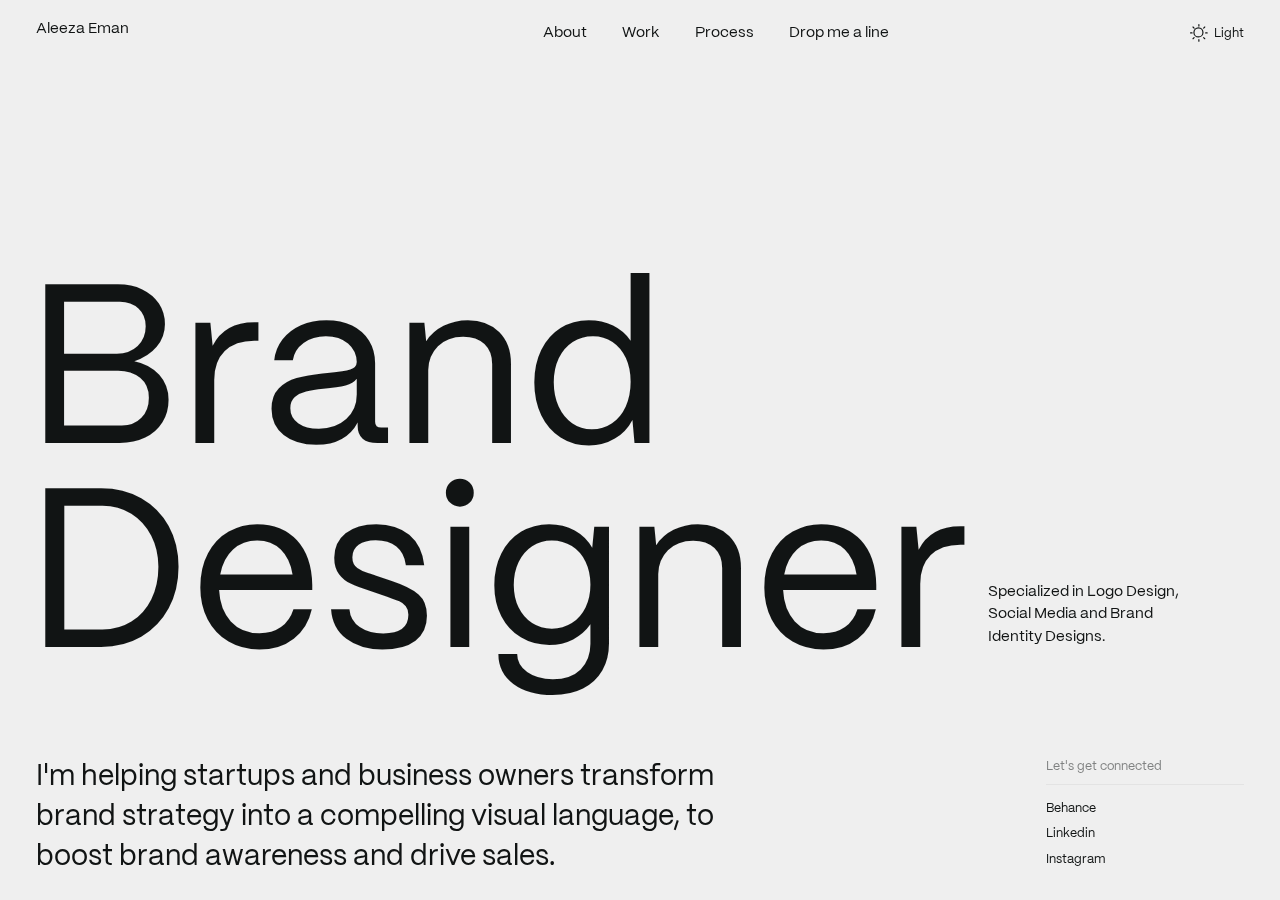
<file: index.html>
<!DOCTYPE html>
<html lang="en">
<meta http-equiv="content-type" content="text/html;charset=utf-8" />

<head>
    <meta charset="UTF-8">
    <meta name="viewport" content="width=device-width, initial-scale=1.0">
    <meta http-equiv="X-UA-Compatible" content="ie=edge">
    <title>Aleeza Eman | Brand Designer</title>
    <meta name="description" content="Brand Designer Specializing in Logo Design, Social Media and Brand Identity Designs.">
    <meta name="author" content="index.html">
    <meta name="robots" content="index, follow">
    <meta name="keywords"
        content="Logo Designer, Brand Identity Designer, Visual Identity Designer, Social Media Designer, Personal Branding Designer, Brand Designer, Freelance Designer">
    <meta property="og:type" content="website">
    <meta property="og:url" content="index.html">
    <meta property="og:title" content="Aleeza Eman | Brand Designer">
    <meta property="og:description"
        content="Brand Designer Specialized in Logo Design, Social Media and Brand Identity Designs.">
    <meta property="og:image" content="assets/images/aleezaeman.webp">
    <meta property="twitter:card" content="summary_large_image">
    <meta property="twitter:url" content="index.html">
    <meta property="twitter:title" content="Aleeza Eman | Brand Designer">
    <meta property="twitter:description"
        content="Brand Designer Specialized in Logo Design, Social Media and Brand Identity Designs.">
    <meta property="twitter:image" content="assets/images/aleezaeman.webp">
    <link rel="apple-touch-icon" sizes="180x180" href="assets/favicon/apple-touch-icon.png">
    <link rel="icon" type="image/png" sizes="32x32" href="assets/favicon/favicon-32x32.png">
    <link rel="icon" type="image/png" sizes="16x16" href="assets/favicon/favicon-16x16.png">
    <!-- <link rel="manifest" href="https://todordimov.com/assets/favicon/site.webmanifest"> -->
    <meta name="msapplication-TileColor" content="#da532c">
    <meta name="theme-color" content="#ffffff">
    <link rel="preload" href="assets/fonts/PPMori-Regular.woff" as="font" type="font/woff" crossorigin>
    <link rel="stylesheet" href="assets/css/bundle.css">
    <script async="" src="https://www.googletagmanager.com/gtag/js?id=G-1PLXFN52CV"></script>
    <script>window.dataLayer = window.dataLayer || [];
        function gtag() { dataLayer.push(arguments); }
        gtag('js', new Date());
        gtag('config', 'G-1PLXFN52CV');
        

    </script>
</head>

<body data-barba="wrapper">
    <!-- <div id="awwwards" style="position: fixed; z-index: 999; transform: translateY(-50%); top: 50%; right: 0"><a
            href="https://www.awwwards.com/sites/todor-dimov-portfolio" target="_blank"><svg width="53.08"
                height="171.358">
                <path fill="black" d="M0 0h53.08v171.358H0z" class="js-color-bg"></path>
                <g fill="white" class="js-color-text">
                    <path
                        d="M20.047 153.665v-1.9h3.888v-4.093h-3.888v-1.9h10.231v1.9h-4.59v4.093h4.59v1.9zM29.898 142.236c-.331.565-.784.997-1.359 1.294s-1.222.446-1.944.446c-.721 0-1.369-.149-1.943-.446a3.316 3.316 0 0 1-1.36-1.294c-.331-.564-.497-1.232-.497-2.002s.166-1.438.497-2.002a3.316 3.316 0 0 1 1.36-1.294c.574-.297 1.223-.445 1.943-.445.723 0 1.369.148 1.944.445a3.307 3.307 0 0 1 1.359 1.294c.331.564.497 1.232.497 2.002s-.166 1.438-.497 2.002m-1.703-3.347c-.435-.33-.967-.496-1.601-.496-.633 0-1.166.166-1.601.496-.433.332-.649.78-.649 1.346 0 .564.217 1.013.649 1.345.435.331.968.497 1.601.497.634 0 1.166-.166 1.601-.497.435-.332.649-.78.649-1.345.001-.566-.214-1.014-.649-1.346M22.911 134.852v-1.813h1.186a3.335 3.335 0 0 1-.951-1.009 2.423 2.423 0 0 1-.352-1.271c0-.682.19-1.229.57-1.645.381-.413.932-.621 1.652-.621h5.262v1.812h-4.721c-.419 0-.727.096-.921.285-.195.19-.292.447-.292.769 0 .302.115.58.35.833.234.254.577.458 1.03.613.454.156.993.234 1.616.234h2.938v1.813h-7.367zM29.898 125.136a3.314 3.314 0 0 1-1.359 1.294c-.575.297-1.222.445-1.944.445-.721 0-1.369-.148-1.943-.445a3.322 3.322 0 0 1-1.36-1.294c-.331-.565-.497-1.232-.497-2.002 0-.771.166-1.438.497-2.003a3.313 3.313 0 0 1 1.36-1.293c.574-.297 1.223-.446 1.943-.446.723 0 1.369.149 1.944.446s1.028.728 1.359 1.293.497 1.232.497 2.003c.001.769-.166 1.436-.497 2.002m-1.703-3.347c-.435-.331-.967-.497-1.601-.497-.633 0-1.166.166-1.601.497-.433.331-.649.778-.649 1.345 0 .564.217 1.013.649 1.344.435.332.968.498 1.601.498.634 0 1.166-.166 1.601-.498.435-.331.649-.779.649-1.344.001-.567-.214-1.014-.649-1.345M22.911 117.75v-1.812h1.199c-.419-.265-.742-.586-.972-.966s-.345-.784-.345-1.213c0-.272.05-.569.146-.892l1.682.336a1.429 1.429 0 0 0-.205.76c0 .576.261 1.048.783 1.418.521.37 1.342.557 2.461.557h2.617v1.812h-7.366zM29.812 111.252c-.391.511-.857.851-1.403 1.016l-.776-1.446c.381-.138.68-.329.893-.577.215-.249.321-.544.321-.885a1.2 1.2 0 0 0-.168-.658c-.112-.175-.294-.263-.548-.263-.225 0-.406.105-.548.313-.142.21-.291.534-.446.973-.019.068-.058.17-.117.307-.224.565-.506 1.004-.848 1.315-.34.313-.779.467-1.314.467-.381 0-.727-.102-1.039-.306a2.185 2.185 0 0 1-.744-.84 2.554 2.554 0 0 1-.279-1.207c0-.497.105-.949.314-1.359.211-.408.506-.725.886-.949l.993 1.082c-.43.292-.644.686-.644 1.184a.84.84 0 0 0 .154.504.471.471 0 0 0 .401.212c.176 0 .338-.103.49-.307.15-.205.334-.604.547-1.199.205-.564.474-1.001.805-1.308.332-.308.756-.46 1.271-.46.721 0 1.299.229 1.732.687s.65 1.057.65 1.797c.001.759-.194 1.396-.583 1.907M35.481 17.006l-4.782 14.969h-3.266l-2.584-9.682-2.584 9.682h-3.268l-4.782-14.969h3.713l2.673 10.276 2.525-10.276h3.445l2.524 10.276 2.674-10.276zM37.978 27.163c1.426 0 2.496 1.068 2.496 2.495 0 1.425-1.07 2.495-2.496 2.495-1.425 0-2.494-1.07-2.494-2.495-.001-1.427 1.069-2.495 2.494-2.495">
                    </path>
                </g>
            </svg></a></div> -->
    <div id="viewport">
        <div data-barba="container" data-barba-namespace="home">
            <header id="header" class="header">
                <div class="wrapper">
                    <nav class="nav"><a href="index.html" class="nav__logo header__item"  >Aleeza Eman</a>
                        <div class="nav__links"><a href="#about"
                                class="nav__link js--nav-link header__item text-link">About</a><a href="#work"
                                class="nav__link js--nav-link header__item text-link">Work</a><a href="#process"
                                class="nav__link js--nav-link header__item text-link">Process</a><a
                                href="mailto:aleezaemannn@gmail.com" class="nav__link header__item text-link">Drop me a
                                line</a></div><label class="nav__theme header__item">
                            <div class="nav__theme__icon"><svg xmlns="http://www.w3.org/2000/svg" viewbox="0 0 12 12"
                                    class="cc-moon">
                                    <path fill="none" d="M0 0h12v12H0z"></path>
                                    <path fill="currentColor"
                                        d="M6.315 10.617q-.223 0-.448-.02a4.93 4.93 0 0 1-.876-9.66.394.394 0 0 1 .486.486 4.142 4.142 0 0 0 5.1 5.1.394.394 0 0 1 .486.486 4.943 4.943 0 0 1-4.748 3.608Zm-1.741-8.69a4.142 4.142 0 1 0 5.5 5.5 4.931 4.931 0 0 1-5.5-5.5Z">
                                    </path>
                                </svg><svg xmlns="http://www.w3.org/2000/svg" viewbox="0 0 11.997 11.999"
                                    class="cc-sun">
                                    <path fill="currentColor"
                                        d="M5.599 11.601v-1a.4.4 0 0 1 .4-.4.4.4 0 0 1 .4.4v1a.4.4 0 0 1-.4.4.4.4 0 0 1-.4-.4Zm4.075-1.356-.708-.707a.4.4 0 0 1 0-.565.4.4 0 0 1 .567 0l.705.707a.4.4 0 0 1 0 .565.391.391 0 0 1-.282.117.4.4 0 0 1-.28-.12Zm-7.919 0a.4.4 0 0 1 0-.565l.707-.707a.4.4 0 0 1 .565 0 .4.4 0 0 1 0 .565l-.707.707a.39.39 0 0 1-.283.117.393.393 0 0 1-.28-.12Zm.493-4.533a3.463 3.463 0 0 1 3.457-3.46 3.463 3.463 0 0 1 3.457 3.46 3.46 3.46 0 0 1-3.457 3.456A3.46 3.46 0 0 1 2.25 5.709Zm.813 0a2.648 2.648 0 0 0 2.645 2.642 2.646 2.646 0 0 0 2.645-2.642 2.647 2.647 0 0 0-2.645-2.645 2.649 2.649 0 0 0-2.644 2.642Zm7.537.689a.4.4 0 0 1-.4-.4.4.4 0 0 1 .4-.4h1a.4.4 0 0 1 .4.4.4.4 0 0 1-.4.4Zm-10.2 0a.4.4 0 0 1-.4-.4.4.4 0 0 1 .4-.4h1a.4.4 0 0 1 .4.4.4.4 0 0 1-.4.4Zm8.568-3.367a.4.4 0 0 1 0-.568l.708-.705a.4.4 0 0 1 .564 0 .4.4 0 0 1 0 .565l-.705.708a.407.407 0 0 1-.284.114.406.406 0 0 1-.281-.117Zm-6.5 0-.707-.708a.4.4 0 0 1 0-.565.4.4 0 0 1 .565 0l.707.705a.4.4 0 0 1 0 .568.406.406 0 0 1-.282.114.4.4 0 0 1-.285-.117Zm3.137-1.632v-1a.4.4 0 0 1 .4-.4.4.4 0 0 1 .4.4v1a.4.4 0 0 1-.4.4.4.4 0 0 1-.404-.401Z">
                                    </path>
                                </svg></div><input id="toggleTheme" type="checkbox" name="theme"
                                class="nav__theme__toggle">
                            <div id="toggleThemeText" class="nav__theme__text">Light</div>
                        </label>
                    </nav>
                </div>
            </header>
            <main>
                <section class="h-hero">
                    <div class="wrapper">
                        <div class="h-hero__top">
                            <div class="h-hero__title">
                                <h1> <span class="text-hidden">Aleeza Eman</span><span>Brand Designer</span></h1>
                            </div>
                            <div class="h-hero__sub">
                                <p>Specialized in Logo Design, Social Media and Brand Identity Designs.</p>
                            </div>
                        </div>
                        <div class="h-hero__bottom">
                            <div id="about" class="h-hero__text">
                                <p>I'm helping startups and business owners transform brand strategy into a compelling visual language, to boost brand awareness and drive sales.</p><a
                                    href="mailto:aleezaemannn@gmail.com" class="button"> <span class="button__text">Drop
                                        me a line</span>
                                    <div class="button__icon">
                                        <div class="button__icon__bg"></div><svg fill="none"
                                            xmlns="http://www.w3.org/2000/svg" viewbox="0 0 24 24">
                                            <path
                                                d="m7.012 18.069 9.702-9.702v7.298l1.499.028-.014-8.81-1.132-1.132-8.81-.014.028 1.499h7.298L5.88 16.937l1.131 1.132Z"
                                                fill="currentColor"></path>
                                        </svg>
                                    </div>
                                </a>
                            </div>
                            <ul class="h-hero__social">
                                <li> <span>Let's get connected</span></li>
                                <li><a href="https://behance.net/aleezaeman" target="_blank"
                                        class="text-link"><span>Behance</span></a></li>
                                <!-- <li><a href="https://www.behance.net/todordimov" target="_blank"
                                        class="text-link"><span>Behance</span></a></li> -->
                                <li><a href="https://www.linkedin.com/in/aleezaeman" target="_blank"
                                        class="text-link"><span>Linkedin</span></a></li>
                                <li><a href="https://www.instagram.com/aleezaemann" target="_blank"
                                        class="text-link"><span>Instagram</span></a></li>
                            </ul>
                        </div>
                    </div>
                </section>
                <!-- <section class="services">
                    <div class="wrapper">
                        <div class="services__header">
                            <h2>I can help you with ...</h2>
                        </div>
                        <div class="services__list">
                            <div class="services__item"><span>01</span>
                                <h2>Design</h2>
                                <p>I make web designs that engage your audience and create the user experience you want.
                                </p>
                            </div>
                            <div class="services__item"><span>02</span>
                                <h2>Development</h2>
                                <p>Bringing visuals to life through developing highly functional web solutions.</p>
                            </div>
                            <div class="services__item"><span>03</span>
                                <h2>The Full Package</h2>
                                <p>Get the best of both worlds for your website, capture your brand identity and get
                                    fully functional features.</p>
                            </div>
                        </div>
                    </div>
                </section> -->
                <section id="work" class="projects">
                    <div class="wrapper">
                        <div class="projects__header">
                            <div>
                                <h3>Selected Work</h3><span>(5)</span>
                            </div>
                            <p>A piece from my selection of favorites</p>
                        </div>
                        <div class="projects__list"><a href="zentlemens.html"
                                data-img="./assets/images/zentlemens/shoppingbag.webp" class="project">
                                <div class="project__text">
                                    <h2 class="project__title">Zentlemens</h2>
                                    <p data-splitting class="project__info">Naming, Logo Design, Brand Identity Design, Social Media Branding, Marketing, Web Design. 
                                    </p>
                                </div>
                                <div class="project__year">/24</div>
                            </a><a href="nadoz.html" data-img="./assets/images/nadoz/nadoz-main.webp"
                                class="project">
                                <div class="project__text">
                                    <h2 class="project__title">Nadoz</h2>
                                    <p data-splitting class="project__info">Rebranding, Social Media Management, Social Media Marketing</p>
                                </div>
                                <div class="project__year">/24</div>
                            </a><a href="robust.html" data-img="./assets/images/robust/robust-main.webp"
                                class="project">
                                <div class="project__text">
                                    <h2 class="project__title">Robust</h2>
                                    <p data-splitting class="project__info">Naming, Logo Design, Brand Identity Design, Social Media Branding</p>
                                </div>
                                <div class="project__year">/24</div>
                            </a><a href="cirkitech.html"
                                data-img="./assets/images/cirkitech/cirkitech-1.webp" class="project">
                                <div class="project__text">
                                    <h2 class="project__title">Cirkitech</h2>
                                    <p data-splitting class="project__info">Naming, Logo Design, Visual Identity Design</p>
                                </div>
                                <div class="project__year">/23</div>
                            </a><a href="euforico.html" data-img="./assets/images/euforico/euforico-main.webp"
                                class="project">
                                <div class="project__text">
                                    <h2 class="project__title">Euforico</h2>
                                    <p data-splitting class="project__info">Naming, Logo Design, Visual Identity Design</p>
                                </div>
                                <div class="project__year">/22</div>
                            </a></div>
                        <div class="projects__footer">
                            <h3>Want to see more?</h3>
                            <p> Reach me out at <a href="mailto:aleezaemannn@gmail.com"
                                    class="text-link">aleezaemannn@gmail.com</a></p>
                        </div>
                    </div>
                </section>
                <section id="process" class="process dropdown-section">
                    <div class="wrapper">
                        <div class="process__grid">
                            <div class="process__grid--col">
                                <div class="process__title">
                                    <h2>My way of getting things done</h2>
                                </div>
                                <p>Fast and transparent, You can have a brand identity that truly represents your business in just 4 weeks.</p>
                            </div>
                            <div class="process__grid--col">
                                <div class="process__list">
                                    <div class="dropdown">
                                        <div class="dropdown__header">
                                            <div class="dropdown__header__content"><span>01.</span>
                                                <h3>Understanding the Requirements</h3>
                                            </div><svg fill="none" xmlns="http://www.w3.org/2000/svg"
                                                viewBox="0 0 16 16" class="dropdown__icon">
                                                <path fill="currentColor" d="M0 8h16v1H0z"></path>
                                                <path fill="currentColor" d="M9 0v16H8V0z"></path>
                                            </svg>
                                        </div>
                                        <div class="dropdown__body">
                                            <div class="dropdown__body__content">
                                                <p>In the initial phase, we conduct an interview to thoroughly understand your needs 
                                                    and project requirements. This enables us to create a brand identity that resonates
                                                     with your unique story and core values.</p>
                                            </div>
                                        </div>
                                        <div class="dropdown__divider"></div>
                                    </div>
                                    <div class="dropdown">
                                        <div class="dropdown__header">
                                            <div class="dropdown__header__content"><span>02.</span>
                                                <h3>Research and Strategizing</h3>
                                            </div><svg fill="none" xmlns="http://www.w3.org/2000/svg"
                                                viewBox="0 0 16 16" class="dropdown__icon">
                                                <path fill="currentColor" d="M0 8h16v1H0z"></path>
                                                <path fill="currentColor" d="M9 0v16H8V0z"></path>
                                            </svg>
                                        </div>
                                        <div class="dropdown__body">
                                            <div class="dropdown__body__content">
                                                <p>In the next phase of your brand identity project, I move to dive deep into your brand’s 
                                                    fundamental values and creating a unique story. At the same time, I study your competitors to understand the market landscape and pinpoint strategic ways to stand out.</p>
                                            </div>
                                        </div>
                                        <div class="dropdown__divider"></div>
                                    </div>
                                    <div class="dropdown">
                                        <div class="dropdown__header">
                                            <div class="dropdown__header__content"><span>03.</span>
                                                <h3>Design Excecution</h3>
                                            </div><svg fill="none" xmlns="http://www.w3.org/2000/svg"
                                                viewBox="0 0 16 16" class="dropdown__icon">
                                                <path fill="currentColor" d="M0 8h16v1H0z"></path>
                                                <path fill="currentColor" d="M9 0v16H8V0z"></path>
                                            </svg>
                                        </div>
                                        <div class="dropdown__body">
                                            <div class="dropdown__body__content">
                                                <p>In the third phase, we shift our focus to crafting the moodboard, designing logos, establishing a color palette, defining typography, and integrating mockups and layouts. We ensure alignment with the brand’s core values and consider scalability and adaptability for various applications.</p>
                                            </div>
                                        </div>
                                        <div class="dropdown__divider"></div>
                                    </div>
                                    <div class="dropdown">
                                        <div class="dropdown__header">
                                            <div class="dropdown__header__content"><span>04.</span>
                                                <h3>Printable and Marketing Materials</h3>
                                            </div><svg fill="none" xmlns="http://www.w3.org/2000/svg"
                                                viewBox="0 0 16 16" class="dropdown__icon">
                                                <path fill="currentColor" d="M0 8h16v1H0z"></path>
                                                <path fill="currentColor" d="M9 0v16H8V0z"></path>
                                            </svg>
                                        </div>
                                        <div class="dropdown__body">
                                            <div class="dropdown__body__content">
                                                <p>In the final phase of your brand identity project, we bring all the brand identity elements together. This includes crafting the moodboard, designing logos, establishing a color palette, defining typography, integrating mockups and layouts, and creating essential marketing materials and printables. These materials—such as brand guidelines, business cards, social media graphics, brochures, posters, and packaging design—align seamlessly with your brand’s core values and visual identity.
                                                </p>
                                            </div>
                                        </div>
                                        <div class="dropdown__divider"></div>
                                    </div>
                                </div>
                            </div>
                        </div>
                    </div>
                </section>
                <section class="cta">
                    <div class="wrapper">
                        <div class="cta__content">
                            <div class="cta__image"><img src="assets/images/aleezaeman.webp"
                                    alt="Aleeza Eman | Brand Designer"></div>
                            <h3> Let’s talk about a project, collaboration or an idea you may have</h3>
                        </div><a href="mailto:aleezaemannn@gmail.com" class="button"> <span class="button__text">Drop me
                                a line</span>
                            <div class="button__icon">
                                <div class="button__icon__bg"></div><svg fill="none" xmlns="http://www.w3.org/2000/svg"
                                    viewbox="0 0 24 24">
                                    <path
                                        d="m7.012 18.069 9.702-9.702v7.298l1.499.028-.014-8.81-1.132-1.132-8.81-.014.028 1.499h7.298L5.88 16.937l1.131 1.132Z"
                                        fill="currentColor"></path>
                                </svg>
                            </div>
                        </a>
                    </div>
                </section>
            </main>
            <footer class="footer">
                <div class="wrapper">
                    <div class="footer__grid">
                        <div class="footer__copy"><span>© </span><span id="footerYear">2024</span><span>
                                
                        <ul class="footer__links">
                            <li><a href="https:/behance.net/aleezaeman" target="_blank" class="text-link">Behance</a>
                            </li>
                            <li><a href="https://www.linkedin.com/in/aleezaeman" target="_blank"
                                    class="text-link">Linkedin</a></li>
                            <li><a href="https://www.instagram.com/aleezaemann" target="_blank"
                                    class="text-link">Instagram</a></li>
                            <li><a href="mailto:aleezaemannn@gmail.com" target="_blank" class="text-link">Email</a></li>
                        </ul>
                       
                </div>
            </footer>
        </div>
    </div>
    <script src="assets/js/bundle.js"></script>
    <script src="assets/js/app.js"></script>
</body>


</html>
</file>
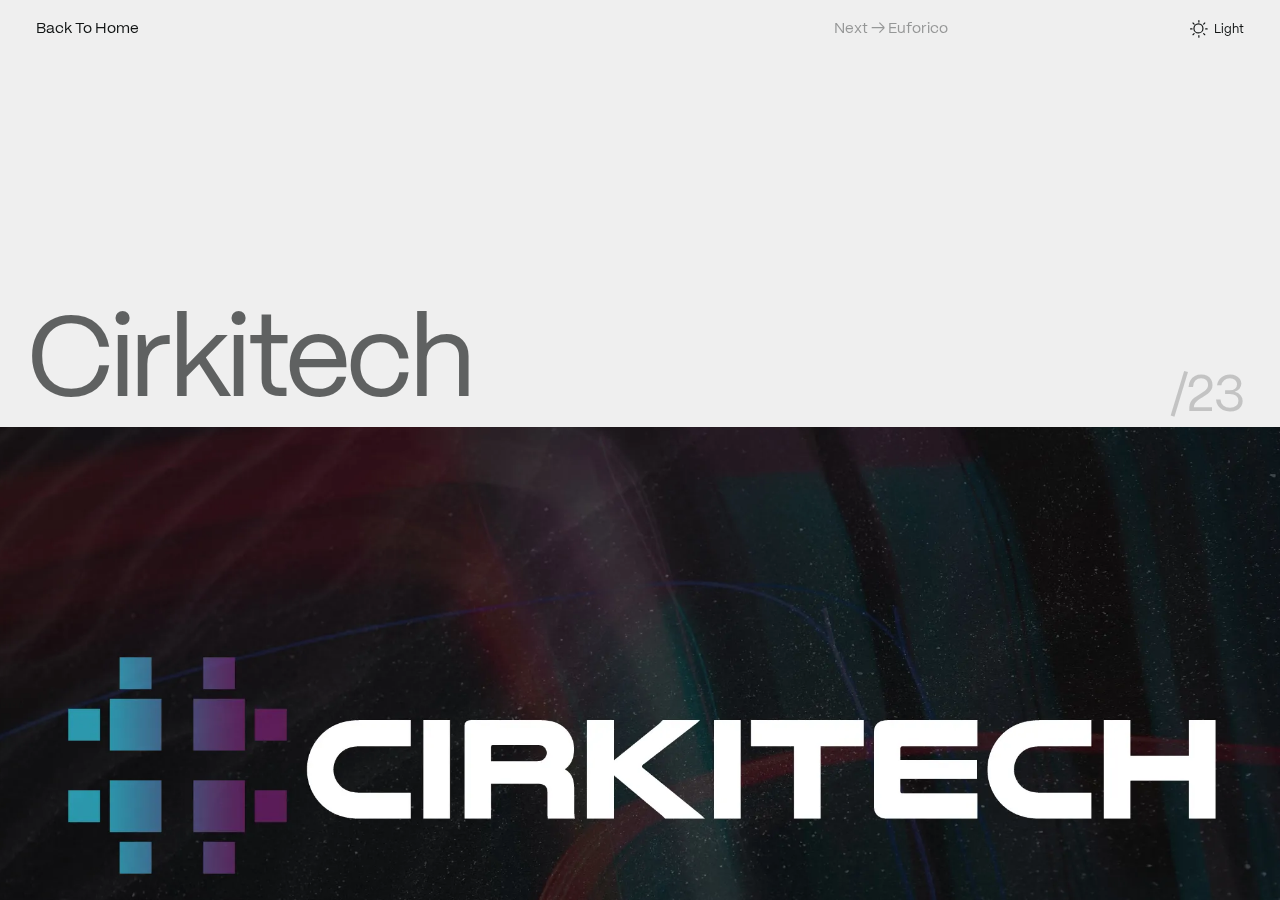
<file: cirkitech.html>
<!DOCTYPE html>
<html lang="en">
<meta http-equiv="content-type" content="text/html;charset=utf-8" /><!-- /Added by HTTrack -->

<head>
    <meta charset="UTF-8">
    <meta name="viewport" content="width=device-width, initial-scale=1.0">
    <meta http-equiv="X-UA-Compatible" content="ie=edge">
    <title>Cirkitech - Automation System</title>
    <meta name="description" content="Brand Designer Specializing in Logo Design, Social Media and Brand Identity Designs.">
    <meta name="author" content="index.html">
    <meta name="robots" content="index, follow">
    <meta name="keywords"
        content="Logo Designer, Brand Identity Designer, Visual Identity Designer, Social Media Designer, Personal Branding Designer, Brand Designer, Freelance Designer">
    <meta property="og:type" content="website">
    <meta property="og:url" content="index.html">
    <meta property="og:title" content="Cirkitech - Automation System">
    <meta property="og:description"
        content="Brand Designer Specializing in Logo Design, Social Media and Brand Identity Designs.">
    <meta property="og:image" content="assets/images/og-min.jpg">
    <meta property="twitter:card" content="summary_large_image">
    <meta property="twitter:url" content="index.html">
    <meta property="twitter:title" content="Cirkitech - Automation System">
    <meta property="twitter:description"
        content="Brand Designer Specializing in Logo Design, Social Media and Brand Identity Designs.">
    <meta property="twitter:image" content="assets/images/og-min.jpg">
    <link rel="apple-touch-icon" sizes="180x180" href="assets/favicon/apple-touch-icon.png">
    <link rel="icon" type="image/png" sizes="32x32" href="assets/favicon/favicon-32x32.png">
    <link rel="icon" type="image/png" sizes="16x16" href="assets/favicon/favicon-16x16.png">
    <link rel="manifest" href="https://todordimov.com/assets/favicon/site.webmanifest">
    <meta name="msapplication-TileColor" content="#da532c">
    <meta name="theme-color" content="#ffffff">
    <link rel="preload" href="assets/fonts/PPMori-Regular.woff" as="font" type="font/woff" crossorigin>
    <link rel="stylesheet" href="assets/css/bundle.css">
    <script async="" src="https://www.googletagmanager.com/gtag/js?id=G-1PLXFN52CV"></script>
    <script>window.dataLayer = window.dataLayer || [];
        function gtag() { dataLayer.push(arguments); }
        gtag('js', new Date());
        gtag('config', 'G-1PLXFN52CV');



    </script>
</head>

<body data-barba="wrapper">
    <!-- <div id="awwwards" style="position: fixed; z-index: 999; transform: translateY(-50%); top: 50%; right: 0"><a
            href="https://www.behance.net/gallery/165227103/Cirkitech" target="_blank"><svg width="53.08"
                height="171.358">
                <path fill="black" d="M0 0h53.08v171.358H0z" class="js-color-bg"></path>
                <g fill="white" class="js-color-text">
                    <path
                        d="M20.047 153.665v-1.9h3.888v-4.093h-3.888v-1.9h10.231v1.9h-4.59v4.093h4.59v1.9zM29.898 142.236c-.331.565-.784.997-1.359 1.294s-1.222.446-1.944.446c-.721 0-1.369-.149-1.943-.446a3.316 3.316 0 0 1-1.36-1.294c-.331-.564-.497-1.232-.497-2.002s.166-1.438.497-2.002a3.316 3.316 0 0 1 1.36-1.294c.574-.297 1.223-.445 1.943-.445.723 0 1.369.148 1.944.445a3.307 3.307 0 0 1 1.359 1.294c.331.564.497 1.232.497 2.002s-.166 1.438-.497 2.002m-1.703-3.347c-.435-.33-.967-.496-1.601-.496-.633 0-1.166.166-1.601.496-.433.332-.649.78-.649 1.346 0 .564.217 1.013.649 1.345.435.331.968.497 1.601.497.634 0 1.166-.166 1.601-.497.435-.332.649-.78.649-1.345.001-.566-.214-1.014-.649-1.346M22.911 134.852v-1.813h1.186a3.335 3.335 0 0 1-.951-1.009 2.423 2.423 0 0 1-.352-1.271c0-.682.19-1.229.57-1.645.381-.413.932-.621 1.652-.621h5.262v1.812h-4.721c-.419 0-.727.096-.921.285-.195.19-.292.447-.292.769 0 .302.115.58.35.833.234.254.577.458 1.03.613.454.156.993.234 1.616.234h2.938v1.813h-7.367zM29.898 125.136a3.314 3.314 0 0 1-1.359 1.294c-.575.297-1.222.445-1.944.445-.721 0-1.369-.148-1.943-.445a3.322 3.322 0 0 1-1.36-1.294c-.331-.565-.497-1.232-.497-2.002 0-.771.166-1.438.497-2.003a3.313 3.313 0 0 1 1.36-1.293c.574-.297 1.223-.446 1.943-.446.723 0 1.369.149 1.944.446s1.028.728 1.359 1.293.497 1.232.497 2.003c.001.769-.166 1.436-.497 2.002m-1.703-3.347c-.435-.331-.967-.497-1.601-.497-.633 0-1.166.166-1.601.497-.433.331-.649.778-.649 1.345 0 .564.217 1.013.649 1.344.435.332.968.498 1.601.498.634 0 1.166-.166 1.601-.498.435-.331.649-.779.649-1.344.001-.567-.214-1.014-.649-1.345M22.911 117.75v-1.812h1.199c-.419-.265-.742-.586-.972-.966s-.345-.784-.345-1.213c0-.272.05-.569.146-.892l1.682.336a1.429 1.429 0 0 0-.205.76c0 .576.261 1.048.783 1.418.521.37 1.342.557 2.461.557h2.617v1.812h-7.366zM29.812 111.252c-.391.511-.857.851-1.403 1.016l-.776-1.446c.381-.138.68-.329.893-.577.215-.249.321-.544.321-.885a1.2 1.2 0 0 0-.168-.658c-.112-.175-.294-.263-.548-.263-.225 0-.406.105-.548.313-.142.21-.291.534-.446.973-.019.068-.058.17-.117.307-.224.565-.506 1.004-.848 1.315-.34.313-.779.467-1.314.467-.381 0-.727-.102-1.039-.306a2.185 2.185 0 0 1-.744-.84 2.554 2.554 0 0 1-.279-1.207c0-.497.105-.949.314-1.359.211-.408.506-.725.886-.949l.993 1.082c-.43.292-.644.686-.644 1.184a.84.84 0 0 0 .154.504.471.471 0 0 0 .401.212c.176 0 .338-.103.49-.307.15-.205.334-.604.547-1.199.205-.564.474-1.001.805-1.308.332-.308.756-.46 1.271-.46.721 0 1.299.229 1.732.687s.65 1.057.65 1.797c.001.759-.194 1.396-.583 1.907M35.481 17.006l-4.782 14.969h-3.266l-2.584-9.682-2.584 9.682h-3.268l-4.782-14.969h3.713l2.673 10.276 2.525-10.276h3.445l2.524 10.276 2.674-10.276zM37.978 27.163c1.426 0 2.496 1.068 2.496 2.495 0 1.425-1.07 2.495-2.496 2.495-1.425 0-2.494-1.07-2.494-2.495-.001-1.427 1.069-2.495 2.494-2.495">
                    </path>
                </g>
            </svg></a></div> -->
    <div id="viewport">
        <div data-barba="container" data-barba-namespace="project">
            <header class="header">
                <div class="wrapper">
                    <nav class="nav cc-project"><a href="index.html" class="nav__link header__item">Back To Home</a>
                        <div class="nav__next js--nav-link header__item"><span>Next → Euforico</span></div><label
                            class="nav__theme header__item">
                            <div class="nav__theme__icon"><svg xmlns="http://www.w3.org/2000/svg" viewbox="0 0 12 12"
                                    class="cc-moon">
                                    <path fill="none" d="M0 0h12v12H0z"></path>
                                    <path fill="currentColor"
                                        d="M6.315 10.617q-.223 0-.448-.02a4.93 4.93 0 0 1-.876-9.66.394.394 0 0 1 .486.486 4.142 4.142 0 0 0 5.1 5.1.394.394 0 0 1 .486.486 4.943 4.943 0 0 1-4.748 3.608Zm-1.741-8.69a4.142 4.142 0 1 0 5.5 5.5 4.931 4.931 0 0 1-5.5-5.5Z">
                                    </path>
                                </svg><svg xmlns="http://www.w3.org/2000/svg" viewbox="0 0 11.997 11.999"
                                    class="cc-sun">
                                    <path fill="currentColor"
                                        d="M5.599 11.601v-1a.4.4 0 0 1 .4-.4.4.4 0 0 1 .4.4v1a.4.4 0 0 1-.4.4.4.4 0 0 1-.4-.4Zm4.075-1.356-.708-.707a.4.4 0 0 1 0-.565.4.4 0 0 1 .567 0l.705.707a.4.4 0 0 1 0 .565.391.391 0 0 1-.282.117.4.4 0 0 1-.28-.12Zm-7.919 0a.4.4 0 0 1 0-.565l.707-.707a.4.4 0 0 1 .565 0 .4.4 0 0 1 0 .565l-.707.707a.39.39 0 0 1-.283.117.393.393 0 0 1-.28-.12Zm.493-4.533a3.463 3.463 0 0 1 3.457-3.46 3.463 3.463 0 0 1 3.457 3.46 3.46 3.46 0 0 1-3.457 3.456A3.46 3.46 0 0 1 2.25 5.709Zm.813 0a2.648 2.648 0 0 0 2.645 2.642 2.646 2.646 0 0 0 2.645-2.642 2.647 2.647 0 0 0-2.645-2.645 2.649 2.649 0 0 0-2.644 2.642Zm7.537.689a.4.4 0 0 1-.4-.4.4.4 0 0 1 .4-.4h1a.4.4 0 0 1 .4.4.4.4 0 0 1-.4.4Zm-10.2 0a.4.4 0 0 1-.4-.4.4.4 0 0 1 .4-.4h1a.4.4 0 0 1 .4.4.4.4 0 0 1-.4.4Zm8.568-3.367a.4.4 0 0 1 0-.568l.708-.705a.4.4 0 0 1 .564 0 .4.4 0 0 1 0 .565l-.705.708a.407.407 0 0 1-.284.114.406.406 0 0 1-.281-.117Zm-6.5 0-.707-.708a.4.4 0 0 1 0-.565.4.4 0 0 1 .565 0l.707.705a.4.4 0 0 1 0 .568.406.406 0 0 1-.282.114.4.4 0 0 1-.285-.117Zm3.137-1.632v-1a.4.4 0 0 1 .4-.4.4.4 0 0 1 .4.4v1a.4.4 0 0 1-.4.4.4.4 0 0 1-.404-.401Z">
                                    </path>
                                </svg></div><input id="toggleTheme" type="checkbox" name="theme"
                                class="nav__theme__toggle">
                            <div id="toggleThemeText" class="nav__theme__text">Light</div>
                        </label>
                    </nav>
                </div>
            </header>
            <main>
                <section class="p-hero">
                    <div class="wrapper">
                        <div class="p-hero__content"><span>❋ 04 - 05</span>
                            <h1>Cirkitech</h1>
                        </div><span class="p-hero__year">/23</span>
                    </div>
                </section>
                <section class="p-hero-image with-parallax">
                    <div class="c-image-wrapper"><img src="assets/images/cirkitech/cirkitech-1.webp"
                            alt="Cirkitech real estate investment company based in Berlin" />
                        <div class="c-image-wrapper__cover"></div>
                    </div>
                </section>
                <section class="p-info">
                    <div class="wrapper">
                        <div class="inner">
                            <div class="p-info__text">
                                <p>
                                    Cirkitech involves designing and developing connected devices and systems for automation and enhanced functionality in smart homes, smart cities, and other applications.</p>
                            </div>
                            <ul class="p-info__list">
                                <li><span>Client</span>
                                    <p>Cirkitech</p>
                                </li>
                                <li><span>Year</span>
                                    <p>2023</p>
                                </li>
                                <li><span>Service Provided</span>
                                    <p>Naming, Logo Design, Visual Identity Design</p>
                                </li>
                            </ul>
                                <div class="button__icon">
                                    <div class="button__icon__bg"></div><svg fill="none"
                                        xmlns="http://www.w3.org/2000/svg" viewbox="0 0 24 24">
                                        <path
                                            d="m7.012 18.069 9.702-9.702v7.298l1.499.028-.014-8.81-1.132-1.132-8.81-.014.028 1.499h7.298L5.88 16.937l1.131 1.132Z"
                                            fill="currentColor"></path>
                                    </svg>
                                </div>
                            </a>
                        </div>
                    </div>
                </section>
                <section class="p-mockup with-parallax">
                    <div class="c-image-wrapper"><img src="assets/images/cirkitech/cirkitech-2.webp"
                            alt="Kordes is a real estate investment company based in Berlin"></div>
                </section>
                <section class="p-web">
                    <div class="wrapper">
                        <div class="inner"><span>/ The Website</span>
                            <div class="p-web__title">
                                <h2>Logo Concept</h2>
                            </div>
                            <div class="p-web__text">
                                <p class="u-body-large">The Cirkitech logo is a simple yet effective design that represents the company’s focus on technology and innovation. The logo is composed of small and large squares that resemble arrows pointing towards the center, as well as a circuit. The blue color in the logo symbolizes trust, loyalty and confidence. Meanwhile, the purple color represents luxury, and power</p>
                            </div>
                        </div>
                    </div>
                </section>
                <section class="p-mockup with-parallax">
                    <div class="c-image-wrapper"><img src="assets/images/cirkitech/cirkitech-3.webp"
                            alt=""></div>
                </section>
                <section class="p-mockup with-parallax">
                    <div class="c-image-wrapper"><img src="assets/images/cirkitech/cirkitech-4.webp"
                            alt=""></div>
                </section>

                <section class="p-web">
                    <div class="wrapper">
                        <div class="inner"><span>/ Color Selection</span>
                            <div class="p-web__title">
                                <h2>Logo Theme</h2>
                            </div>
                            <div class="p-web__text">
                                <p class="u-body-large">When blue and purple mixed together as a gradient, These colors can help create a sense of trust and confidence in the company’s focus on technology and innovation. The use of blue can help create a sense of stability and security for customers, while the use of purple can help create a sense of creativity and luxury.</p>
                            </div>
                        </div>
                    </div>
                </section>
                <section class="p-mockup with-parallax">
                    <div class="c-image-wrapper"><img src="assets/images/cirkitech/cirkitech-5.webp"
                            alt=""></div>
                </section>
                <section class="p-mockup with-parallax">
                    <div class="c-image-wrapper"><img src="assets/images/cirkitech/cirkitech-6.webp"
                            alt=""></div>
                </section>
                <section class="p-mockup with-parallax">
                    <div class="c-image-wrapper"><img src="assets/images/cirkitech/cirkitech-7.webp"
                            alt=""></div>
                </section>
                <section class="p-mockup with-parallax">
                    <div class="c-image-wrapper"><img src="assets/images/cirkitech/cirkitech-8.webp"
                            alt=""></div>
                </section>
                <section class="p-mockup with-parallax">
                    <div class="c-image-wrapper"><img src="assets/images/cirkitech/cirkitech-9.webp"
                            alt=""></div>
                </section>



                <section class="p-next">
                    <div class="wrapper">
                        <div class="p-next__grid"><span>Next Project → </span><a href="euforico.html"
                                class="p-next__link">Euforico</a></div>
                    </div>
                </section>
            </main>
            <footer class="footer">
                <div class="wrapper">
                    <div class="footer__grid">
                        <div class="footer__copy"><span>© </span><span id="footerYear">2024</span><span>
                                
                        <ul class="footer__links">
                            <li><a href="https:/behance.net/aleezaeman" target="_blank" class="text-link">Behance</a>
                            </li>
                            <li><a href="https://www.linkedin.com/in/aleezaeman" target="_blank"
                                    class="text-link">Linkedin</a></li>
                            <li><a href="https://www.instagram.com/aleezaemann" target="_blank"
                                    class="text-link">Instagram</a></li>
                            <li><a href="mailto:aleezaemannn@gmail.com" target="_blank" class="text-link">Email</a></li>
                        </ul>
                       
                </div>
            </footer>
        </div>
    </div>
    <script src="assets/js/bundle.js"></script>
    <script src="assets/js/app.js"></script>
</body>

</html>
</file>
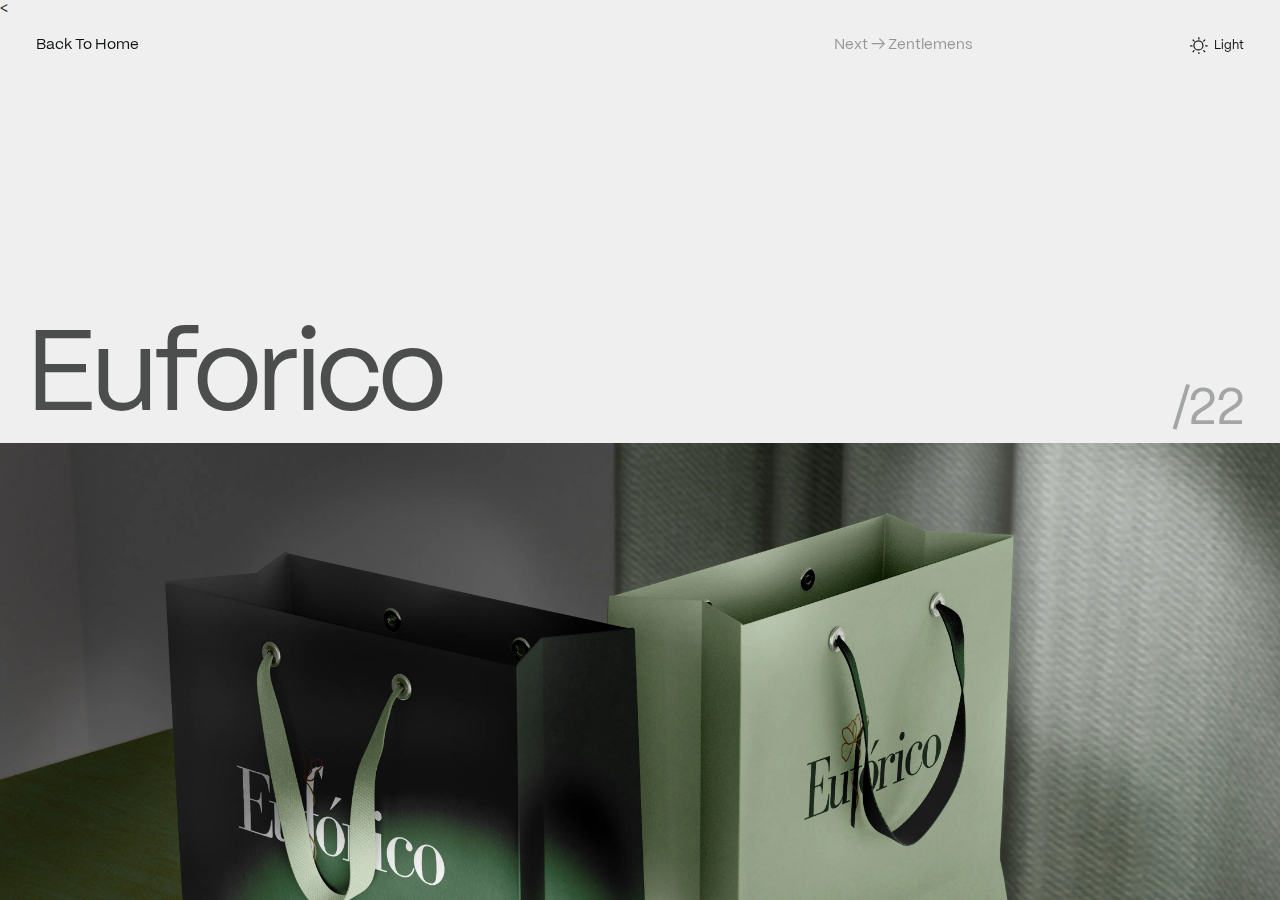
<file: euforico.html>
<!DOCTYPE html>
<html lang="en">

<meta http-equiv="content-type" content="text/html;charset=utf-8" /><

<head>
    <meta charset="UTF-8">
    <meta name="viewport" content="width=device-width, initial-scale=1.0">
    <meta http-equiv="X-UA-Compatible" content="ie=edge">
    <title>Euforico - The Clothing Brand</title>
    <meta name="description" content="Brand Designer Specializing in Logo Design, Social Media and Brand Identity Designs.">
    <meta name="author" content="index.html">
    <meta name="robots" content="index, follow">
    <meta name="keywords"
        content="Logo Designer, Brand Identity Designer, Visual Identity Designer, Social Media Designer, Personal Branding Designer, Brand Designer, Freelance Designer">
    <meta property="og:type" content="website">
    <meta property="og:url" content="index.html">
    <meta property="og:title" content="euforico - The Clothing Brand">
    <meta property="og:description"
        content="Brand Designer Specializing in Logo Design, Social Media and Brand Identity Designs.">
    <meta property="og:image" content="assets/images/og-min.jpg">
    <meta property="twitter:card" content="summary_large_image">
    <meta property="twitter:url" content="index.html">
    <meta property="twitter:title" content="euforico - The Clothing Brand">
    <meta property="twitter:description"
        content="Brand Designer Specializing in Logo Design, Social Media and Brand Identity Designs.">
    <meta property="twitter:image" content="assets/images/og-min.jpg">
    <link rel="apple-touch-icon" sizes="180x180" href="assets/favicon/apple-touch-icon.png">
    <link rel="icon" type="image/png" sizes="32x32" href="assets/favicon/favicon-32x32.png">
    <link rel="icon" type="image/png" sizes="16x16" href="assets/favicon/favicon-16x16.png">
    <link rel="manifest" href="https://todordimov.com/assets/favicon/site.webmanifest">
    <meta name="msapplication-TileColor" content="#da532c">
    <meta name="theme-color" content="#ffffff">
    <link rel="preload" href="assets/fonts/PPMori-Regular.woff" as="font" type="font/woff" crossorigin>
    <link rel="stylesheet" href="assets/css/bundle.css">
    <script async="" src="https://www.googletagmanager.com/gtag/js?id=G-1PLXFN52CV"></script>
    <script>window.dataLayer = window.dataLayer || [];
        function gtag() { dataLayer.push(arguments); }
        gtag('js', new Date());
        gtag('config', 'G-1PLXFN52CV');



    </script>
</head>

<body data-barba="wrapper">
    <!-- <div id="awwwards" style="position: fixed; z-index: 999; transform: translateY(-50%); top: 50%; right: 0"><a
            href="https://www.awwwards.com/sites/todor-dimov-portfolio" target="_blank"><svg width="53.08"
                height="171.358">
                <path fill="black" d="M0 0h53.08v171.358H0z" class="js-color-bg"></path>
                <g fill="white" class="js-color-text">
                    <path
                        d="M20.047 153.665v-1.9h3.888v-4.093h-3.888v-1.9h10.231v1.9h-4.59v4.093h4.59v1.9zM29.898 142.236c-.331.565-.784.997-1.359 1.294s-1.222.446-1.944.446c-.721 0-1.369-.149-1.943-.446a3.316 3.316 0 0 1-1.36-1.294c-.331-.564-.497-1.232-.497-2.002s.166-1.438.497-2.002a3.316 3.316 0 0 1 1.36-1.294c.574-.297 1.223-.445 1.943-.445.723 0 1.369.148 1.944.445a3.307 3.307 0 0 1 1.359 1.294c.331.564.497 1.232.497 2.002s-.166 1.438-.497 2.002m-1.703-3.347c-.435-.33-.967-.496-1.601-.496-.633 0-1.166.166-1.601.496-.433.332-.649.78-.649 1.346 0 .564.217 1.013.649 1.345.435.331.968.497 1.601.497.634 0 1.166-.166 1.601-.497.435-.332.649-.78.649-1.345.001-.566-.214-1.014-.649-1.346M22.911 134.852v-1.813h1.186a3.335 3.335 0 0 1-.951-1.009 2.423 2.423 0 0 1-.352-1.271c0-.682.19-1.229.57-1.645.381-.413.932-.621 1.652-.621h5.262v1.812h-4.721c-.419 0-.727.096-.921.285-.195.19-.292.447-.292.769 0 .302.115.58.35.833.234.254.577.458 1.03.613.454.156.993.234 1.616.234h2.938v1.813h-7.367zM29.898 125.136a3.314 3.314 0 0 1-1.359 1.294c-.575.297-1.222.445-1.944.445-.721 0-1.369-.148-1.943-.445a3.322 3.322 0 0 1-1.36-1.294c-.331-.565-.497-1.232-.497-2.002 0-.771.166-1.438.497-2.003a3.313 3.313 0 0 1 1.36-1.293c.574-.297 1.223-.446 1.943-.446.723 0 1.369.149 1.944.446s1.028.728 1.359 1.293.497 1.232.497 2.003c.001.769-.166 1.436-.497 2.002m-1.703-3.347c-.435-.331-.967-.497-1.601-.497-.633 0-1.166.166-1.601.497-.433.331-.649.778-.649 1.345 0 .564.217 1.013.649 1.344.435.332.968.498 1.601.498.634 0 1.166-.166 1.601-.498.435-.331.649-.779.649-1.344.001-.567-.214-1.014-.649-1.345M22.911 117.75v-1.812h1.199c-.419-.265-.742-.586-.972-.966s-.345-.784-.345-1.213c0-.272.05-.569.146-.892l1.682.336a1.429 1.429 0 0 0-.205.76c0 .576.261 1.048.783 1.418.521.37 1.342.557 2.461.557h2.617v1.812h-7.366zM29.812 111.252c-.391.511-.857.851-1.403 1.016l-.776-1.446c.381-.138.68-.329.893-.577.215-.249.321-.544.321-.885a1.2 1.2 0 0 0-.168-.658c-.112-.175-.294-.263-.548-.263-.225 0-.406.105-.548.313-.142.21-.291.534-.446.973-.019.068-.058.17-.117.307-.224.565-.506 1.004-.848 1.315-.34.313-.779.467-1.314.467-.381 0-.727-.102-1.039-.306a2.185 2.185 0 0 1-.744-.84 2.554 2.554 0 0 1-.279-1.207c0-.497.105-.949.314-1.359.211-.408.506-.725.886-.949l.993 1.082c-.43.292-.644.686-.644 1.184a.84.84 0 0 0 .154.504.471.471 0 0 0 .401.212c.176 0 .338-.103.49-.307.15-.205.334-.604.547-1.199.205-.564.474-1.001.805-1.308.332-.308.756-.46 1.271-.46.721 0 1.299.229 1.732.687s.65 1.057.65 1.797c.001.759-.194 1.396-.583 1.907M35.481 17.006l-4.782 14.969h-3.266l-2.584-9.682-2.584 9.682h-3.268l-4.782-14.969h3.713l2.673 10.276 2.525-10.276h3.445l2.524 10.276 2.674-10.276zM37.978 27.163c1.426 0 2.496 1.068 2.496 2.495 0 1.425-1.07 2.495-2.496 2.495-1.425 0-2.494-1.07-2.494-2.495-.001-1.427 1.069-2.495 2.494-2.495">
                    </path>
                </g>
            </svg></a></div> -->
    <div id="viewport">
        <div data-barba="container" data-barba-namespace="project">
            <header class="header">
                <div class="wrapper">
                    <nav class="nav cc-project"><a href="index.html" class="nav__link header__item">Back To Home</a>
                        <div class="nav__next js--nav-link header__item"><span>Next → Zentlemens</span></div><label
                            class="nav__theme header__item">
                            <div class="nav__theme__icon"><svg xmlns="http://www.w3.org/2000/svg" viewbox="0 0 12 12"
                                    class="cc-moon">
                                    <path fill="none" d="M0 0h12v12H0z"></path>
                                    <path fill="currentColor"
                                        d="M6.315 10.617q-.223 0-.448-.02a4.93 4.93 0 0 1-.876-9.66.394.394 0 0 1 .486.486 4.142 4.142 0 0 0 5.1 5.1.394.394 0 0 1 .486.486 4.943 4.943 0 0 1-4.748 3.608Zm-1.741-8.69a4.142 4.142 0 1 0 5.5 5.5 4.931 4.931 0 0 1-5.5-5.5Z">
                                    </path>
                                </svg><svg xmlns="http://www.w3.org/2000/svg" viewbox="0 0 11.997 11.999"
                                    class="cc-sun">
                                    <path fill="currentColor"
                                        d="M5.599 11.601v-1a.4.4 0 0 1 .4-.4.4.4 0 0 1 .4.4v1a.4.4 0 0 1-.4.4.4.4 0 0 1-.4-.4Zm4.075-1.356-.708-.707a.4.4 0 0 1 0-.565.4.4 0 0 1 .567 0l.705.707a.4.4 0 0 1 0 .565.391.391 0 0 1-.282.117.4.4 0 0 1-.28-.12Zm-7.919 0a.4.4 0 0 1 0-.565l.707-.707a.4.4 0 0 1 .565 0 .4.4 0 0 1 0 .565l-.707.707a.39.39 0 0 1-.283.117.393.393 0 0 1-.28-.12Zm.493-4.533a3.463 3.463 0 0 1 3.457-3.46 3.463 3.463 0 0 1 3.457 3.46 3.46 3.46 0 0 1-3.457 3.456A3.46 3.46 0 0 1 2.25 5.709Zm.813 0a2.648 2.648 0 0 0 2.645 2.642 2.646 2.646 0 0 0 2.645-2.642 2.647 2.647 0 0 0-2.645-2.645 2.649 2.649 0 0 0-2.644 2.642Zm7.537.689a.4.4 0 0 1-.4-.4.4.4 0 0 1 .4-.4h1a.4.4 0 0 1 .4.4.4.4 0 0 1-.4.4Zm-10.2 0a.4.4 0 0 1-.4-.4.4.4 0 0 1 .4-.4h1a.4.4 0 0 1 .4.4.4.4 0 0 1-.4.4Zm8.568-3.367a.4.4 0 0 1 0-.568l.708-.705a.4.4 0 0 1 .564 0 .4.4 0 0 1 0 .565l-.705.708a.407.407 0 0 1-.284.114.406.406 0 0 1-.281-.117Zm-6.5 0-.707-.708a.4.4 0 0 1 0-.565.4.4 0 0 1 .565 0l.707.705a.4.4 0 0 1 0 .568.406.406 0 0 1-.282.114.4.4 0 0 1-.285-.117Zm3.137-1.632v-1a.4.4 0 0 1 .4-.4.4.4 0 0 1 .4.4v1a.4.4 0 0 1-.4.4.4.4 0 0 1-.404-.401Z">
                                    </path>
                                </svg></div><input id="toggleTheme" type="checkbox" name="theme"
                                class="nav__theme__toggle">
                            <div id="toggleThemeText" class="nav__theme__text">Light</div>
                        </label>
                    </nav>
                </div>
            </header>
            <main>
                <section class="p-hero">
                    <div class="wrapper">
                        <div class="p-hero__content"><span>❋ 05 - 05</span>
                            <h1>Euforico</h1>
                        </div><span class="p-hero__year">/22</span>
                    </div>
                </section>
                <section class="p-hero-image with-parallax">
                    <div class="c-image-wrapper"><img src="assets/images/euforico/euforico-main.webp"
                            alt="euforico - The Clothing Brand" />
                        <div class="c-image-wrapper__cover"></div>
                    </div>
                </section>
                <section class="p-info">
                    <div class="wrapper">
                        <div class="inner">
                            <div class="p-info__text">
                                <p> Euforico is an emotional journey. Inspired by the Italian word for 
                                    “euphoric,” it celebrates joy, confidence, and individuality. </p>
                            </div>
                            <ul class="p-info__list">
                                <li><span>Client</span>
                                    <p>Euforico</p>
                                </li>
                                <li><span>Year</span>
                                    <p>2022</p>
                                </li>
                                <li><span>Scope of work</span>
                                    <p>Naming, Logo Design, Visual Identity Design</p>
                                </li>
                            </ul>
                                <div class="button__icon">
                                    <div class="button__icon__bg"></div><svg fill="none"
                                        xmlns="http://www.w3.org/2000/svg" viewbox="0 0 24 24">
                                        <path
                                            d="m7.012 18.069 9.702-9.702v7.298l1.499.028-.014-8.81-1.132-1.132-8.81-.014.028 1.499h7.298L5.88 16.937l1.131 1.132Z"
                                            fill="currentColor"></path>
                                    </svg>
                                </div>
                            </a>
                        </div>
                    </div>
                </section>
                <section class="p-mockup with-parallax">
                    <div class="c-image-wrapper"><img src="assets/images/euforico/euforico-1.webp"
                            alt="euforico - The Clothing Brand &amp; Photographer"></div>
                </section>
                <section class="p-mockup with-parallax">
                    <div class="c-image-wrapper"><img src="assets/images/euforico/euforico-2.webp"
                            alt="euforico - The Clothing Brand &amp; Photographer"></div>
                </section>
                <section class="p-mockup with-parallax">
                    <div class="c-image-wrapper"><img src="assets/images/euforico/euforico-3.webp"
                            alt="euforico - The Clothing Brand"></div>
                </section>
                <section class="p-mockup with-parallax">
                    <div class="c-image-wrapper"><img src="assets/images/euforico/euforico-4.webp"
                            alt="euforico - The Clothing Brand"></div>
                </section>
                <section class="p-mockup with-parallax">
                    <div class="c-image-wrapper"><img src="assets/images/euforico/euforico-5.webp"
                            alt="euforico - The Clothing Brand"></div>
                </section>
                <section class="p-mockup with-parallax">
                    <div class="c-image-wrapper"><img src="assets/images/euforico/euforico-6.webp"
                            alt="euforico - The Clothing Brand"></div>
                </section>
                
                <section class="p-mockup with-parallax">
                    <div class="c-image-wrapper"><img src="assets/images/euforico/euforico-7.webp"
                            alt="euforico - The Clothing Brand"></div>
                </section>
                <section class="p-mockup with-parallax">
                    <div class="c-image-wrapper"><img src="assets/images/euforico/euforico-8.webp"
                            alt="euforico - The Clothing Brand"></div>
                </section>
                <section class="p-mockup with-parallax">
                    <div class="c-image-wrapper"><img src="assets/images/euforico/euforico-9.webp"
                            alt="euforico - The Clothing Brand"></div>
                </section>
                
                
                
                
                
                
                
                <section class="p-next">
                    <div class="wrapper">
                        <div class="p-next__grid"><span>Next Project → </span><a href="zentlemens.html"
                                class="p-next__link">Zentlemens</a></div>
                    </div>
                </section>
            </main>
            <footer class="footer">
                <div class="wrapper">
                    <div class="footer__grid">
                        <div class="footer__copy"><span>© </span><span id="footerYear">2024</span><span>
                                
                        <ul class="footer__links">
                            <li><a href="https:/behance.net/aleezaeman" target="_blank" class="text-link">Behance</a>
                            </li>
                            <li><a href="https://www.linkedin.com/in/aleezaeman" target="_blank"
                                    class="text-link">Linkedin</a></li>
                            <li><a href="https://www.instagram.com/aleezaemann" target="_blank"
                                    class="text-link">Instagram</a></li>
                            <li><a href="mailto:aleezaemannn@gmail.com" target="_blank" class="text-link">Email</a></li>
                        </ul>
                       
                </div>
            </footer>
        </div>
    </div>
    <script src="assets/js/bundle.js"></script>
    <script src="assets/js/app.js"></script>
</body>
</html>
</file>
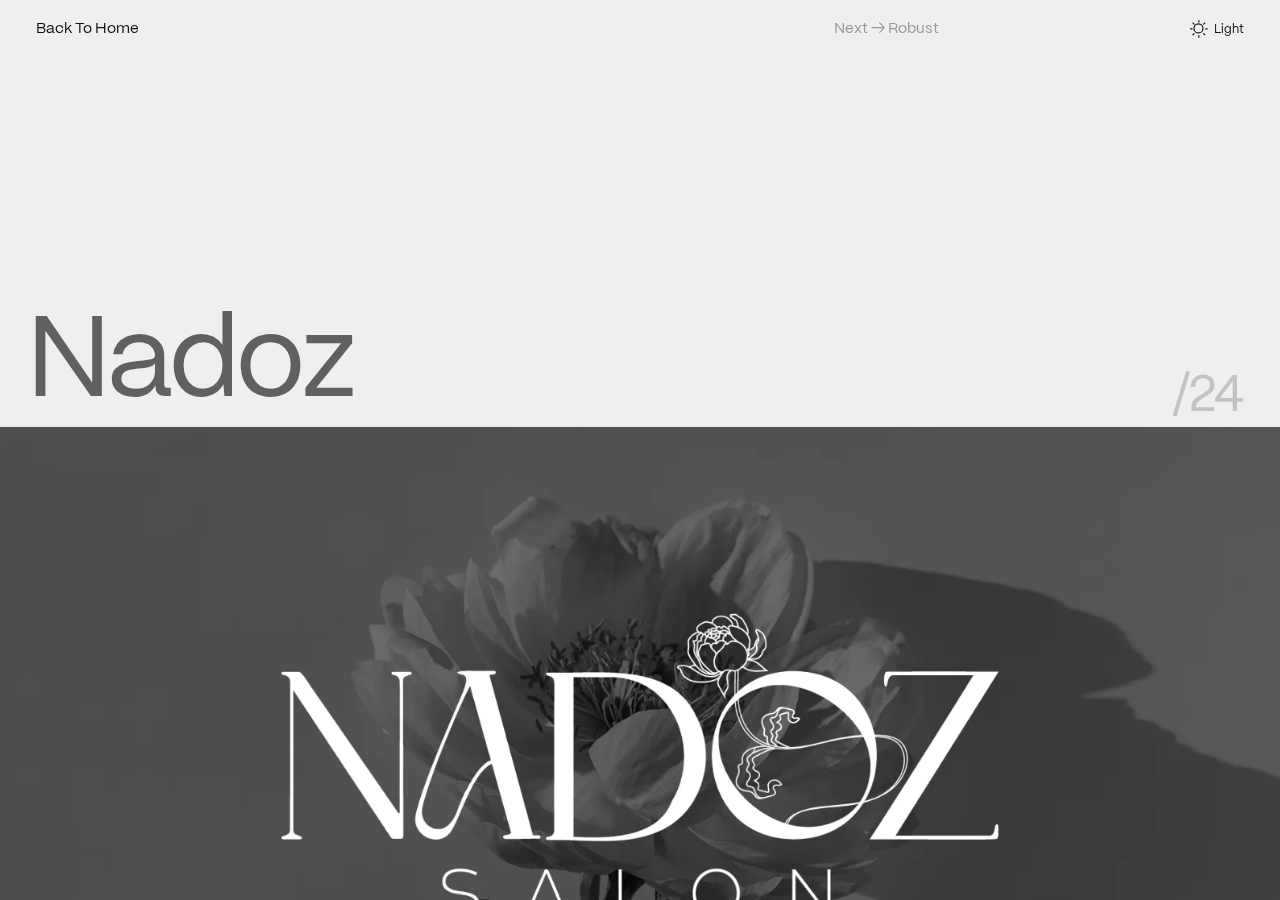
<file: nadoz.html>
<!DOCTYPE html>
<html lang="en">
<meta http-equiv="content-type" content="text/html;charset=utf-8" />

<head>
    <meta charset="UTF-8">
    <meta name="viewport" content="width=device-width, initial-scale=1.0">
    <meta http-equiv="X-UA-Compatible" content="ie=edge">
    <title>Nadoz - Beauty Salon</title>
    <meta name="description"
        content="Brand Designer Specializing in Logo Design, Social Media and Brand Identity Designs.">
    <meta name="author" content="index.html">
    <meta name="robots" content="index, follow">
    <meta name="keywords"
        content="Logo Designer, Brand Identity Designer, Visual Identity Designer, Social Media Designer, Personal Branding Designer, Brand Designer, Freelance Designer">
    <meta property="og:type" content="website">
    <meta property="og:url" content="index.html">
    <meta property="og:title" content="Nadoz - Beauty Salon">
    <meta property="og:description"
        content="Brand Designer Specializing in Logo Design, Social Media and Brand Identity Designs.">
    <meta property="og:image" content="assets/images/og-min.jpg">
    <meta property="twitter:card" content="summary_large_image">
    <meta property="twitter:url" content="index.html">
    <meta property="twitter:title" content="Nadoz - Beauty Salon">
    <meta property="twitter:description"
        content="Brand Designer Specializing in Logo Design, Social Media and Brand Identity Designs.">
    <meta property="twitter:image" content="assets/images/og-min.jpg">
    <link rel="apple-touch-icon" sizes="180x180" href="assets/favicon/apple-touch-icon.png">
    <link rel="icon" type="image/png" sizes="32x32" href="assets/favicon/favicon-32x32.png">
    <link rel="icon" type="image/png" sizes="16x16" href="assets/favicon/favicon-16x16.png">
    <link rel="manifest" href="https://todordimov.com/assets/favicon/site.webmanifest">
    <meta name="msapplication-TileColor" content="#da532c">
    <meta name="theme-color" content="#ffffff">
    <link rel="preload" href="assets/fonts/PPMori-Regular.woff" as="font" type="font/woff" crossorigin>
    <link rel="stylesheet" href="assets/css/bundle.css">
    <script async="" src="https://www.googletagmanager.com/gtag/js?id=G-1PLXFN52CV"></script>
    <script>window.dataLayer = window.dataLayer || [];
        function gtag() { dataLayer.push(arguments); }
        gtag('js', new Date());
        gtag('config', 'G-1PLXFN52CV');



    </script>
</head>

<body data-barba="wrapper">
    <!-- <div id="awwwards" style="position: fixed; z-index: 999; transform: translateY(-50%); top: 50%; right: 0"><a
            href="https://www.awwwards.com/sites/todor-dimov-portfolio" target="_blank"><svg width="53.08"
                height="171.358">
                <path fill="black" d="M0 0h53.08v171.358H0z" class="js-color-bg"></path>
                <g fill="white" class="js-color-text">
                    <path
                        d="M20.047 153.665v-1.9h3.888v-4.093h-3.888v-1.9h10.231v1.9h-4.59v4.093h4.59v1.9zM29.898 142.236c-.331.565-.784.997-1.359 1.294s-1.222.446-1.944.446c-.721 0-1.369-.149-1.943-.446a3.316 3.316 0 0 1-1.36-1.294c-.331-.564-.497-1.232-.497-2.002s.166-1.438.497-2.002a3.316 3.316 0 0 1 1.36-1.294c.574-.297 1.223-.445 1.943-.445.723 0 1.369.148 1.944.445a3.307 3.307 0 0 1 1.359 1.294c.331.564.497 1.232.497 2.002s-.166 1.438-.497 2.002m-1.703-3.347c-.435-.33-.967-.496-1.601-.496-.633 0-1.166.166-1.601.496-.433.332-.649.78-.649 1.346 0 .564.217 1.013.649 1.345.435.331.968.497 1.601.497.634 0 1.166-.166 1.601-.497.435-.332.649-.78.649-1.345.001-.566-.214-1.014-.649-1.346M22.911 134.852v-1.813h1.186a3.335 3.335 0 0 1-.951-1.009 2.423 2.423 0 0 1-.352-1.271c0-.682.19-1.229.57-1.645.381-.413.932-.621 1.652-.621h5.262v1.812h-4.721c-.419 0-.727.096-.921.285-.195.19-.292.447-.292.769 0 .302.115.58.35.833.234.254.577.458 1.03.613.454.156.993.234 1.616.234h2.938v1.813h-7.367zM29.898 125.136a3.314 3.314 0 0 1-1.359 1.294c-.575.297-1.222.445-1.944.445-.721 0-1.369-.148-1.943-.445a3.322 3.322 0 0 1-1.36-1.294c-.331-.565-.497-1.232-.497-2.002 0-.771.166-1.438.497-2.003a3.313 3.313 0 0 1 1.36-1.293c.574-.297 1.223-.446 1.943-.446.723 0 1.369.149 1.944.446s1.028.728 1.359 1.293.497 1.232.497 2.003c.001.769-.166 1.436-.497 2.002m-1.703-3.347c-.435-.331-.967-.497-1.601-.497-.633 0-1.166.166-1.601.497-.433.331-.649.778-.649 1.345 0 .564.217 1.013.649 1.344.435.332.968.498 1.601.498.634 0 1.166-.166 1.601-.498.435-.331.649-.779.649-1.344.001-.567-.214-1.014-.649-1.345M22.911 117.75v-1.812h1.199c-.419-.265-.742-.586-.972-.966s-.345-.784-.345-1.213c0-.272.05-.569.146-.892l1.682.336a1.429 1.429 0 0 0-.205.76c0 .576.261 1.048.783 1.418.521.37 1.342.557 2.461.557h2.617v1.812h-7.366zM29.812 111.252c-.391.511-.857.851-1.403 1.016l-.776-1.446c.381-.138.68-.329.893-.577.215-.249.321-.544.321-.885a1.2 1.2 0 0 0-.168-.658c-.112-.175-.294-.263-.548-.263-.225 0-.406.105-.548.313-.142.21-.291.534-.446.973-.019.068-.058.17-.117.307-.224.565-.506 1.004-.848 1.315-.34.313-.779.467-1.314.467-.381 0-.727-.102-1.039-.306a2.185 2.185 0 0 1-.744-.84 2.554 2.554 0 0 1-.279-1.207c0-.497.105-.949.314-1.359.211-.408.506-.725.886-.949l.993 1.082c-.43.292-.644.686-.644 1.184a.84.84 0 0 0 .154.504.471.471 0 0 0 .401.212c.176 0 .338-.103.49-.307.15-.205.334-.604.547-1.199.205-.564.474-1.001.805-1.308.332-.308.756-.46 1.271-.46.721 0 1.299.229 1.732.687s.65 1.057.65 1.797c.001.759-.194 1.396-.583 1.907M35.481 17.006l-4.782 14.969h-3.266l-2.584-9.682-2.584 9.682h-3.268l-4.782-14.969h3.713l2.673 10.276 2.525-10.276h3.445l2.524 10.276 2.674-10.276zM37.978 27.163c1.426 0 2.496 1.068 2.496 2.495 0 1.425-1.07 2.495-2.496 2.495-1.425 0-2.494-1.07-2.494-2.495-.001-1.427 1.069-2.495 2.494-2.495">
                    </path>
                </g>
            </svg></a></div> -->
    <div id="viewport">
        <div data-barba="container" data-barba-namespace="project">
            <header class="header">
                <div class="wrapper">
                    <nav class="nav cc-project"><a href="index.html" class="nav__link header__item">Back To Home</a>
                        <div class="nav__next js--nav-link header__item"><span>Next → Robust</span></div><label
                            class="nav__theme header__item">
                            <div class="nav__theme__icon"><svg xmlns="http://www.w3.org/2000/svg" viewbox="0 0 12 12"
                                    class="cc-moon">
                                    <path fill="none" d="M0 0h12v12H0z"></path>
                                    <path fill="currentColor"
                                        d="M6.315 10.617q-.223 0-.448-.02a4.93 4.93 0 0 1-.876-9.66.394.394 0 0 1 .486.486 4.142 4.142 0 0 0 5.1 5.1.394.394 0 0 1 .486.486 4.943 4.943 0 0 1-4.748 3.608Zm-1.741-8.69a4.142 4.142 0 1 0 5.5 5.5 4.931 4.931 0 0 1-5.5-5.5Z">
                                    </path>
                                </svg><svg xmlns="http://www.w3.org/2000/svg" viewbox="0 0 11.997 11.999"
                                    class="cc-sun">
                                    <path fill="currentColor"
                                        d="M5.599 11.601v-1a.4.4 0 0 1 .4-.4.4.4 0 0 1 .4.4v1a.4.4 0 0 1-.4.4.4.4 0 0 1-.4-.4Zm4.075-1.356-.708-.707a.4.4 0 0 1 0-.565.4.4 0 0 1 .567 0l.705.707a.4.4 0 0 1 0 .565.391.391 0 0 1-.282.117.4.4 0 0 1-.28-.12Zm-7.919 0a.4.4 0 0 1 0-.565l.707-.707a.4.4 0 0 1 .565 0 .4.4 0 0 1 0 .565l-.707.707a.39.39 0 0 1-.283.117.393.393 0 0 1-.28-.12Zm.493-4.533a3.463 3.463 0 0 1 3.457-3.46 3.463 3.463 0 0 1 3.457 3.46 3.46 3.46 0 0 1-3.457 3.456A3.46 3.46 0 0 1 2.25 5.709Zm.813 0a2.648 2.648 0 0 0 2.645 2.642 2.646 2.646 0 0 0 2.645-2.642 2.647 2.647 0 0 0-2.645-2.645 2.649 2.649 0 0 0-2.644 2.642Zm7.537.689a.4.4 0 0 1-.4-.4.4.4 0 0 1 .4-.4h1a.4.4 0 0 1 .4.4.4.4 0 0 1-.4.4Zm-10.2 0a.4.4 0 0 1-.4-.4.4.4 0 0 1 .4-.4h1a.4.4 0 0 1 .4.4.4.4 0 0 1-.4.4Zm8.568-3.367a.4.4 0 0 1 0-.568l.708-.705a.4.4 0 0 1 .564 0 .4.4 0 0 1 0 .565l-.705.708a.407.407 0 0 1-.284.114.406.406 0 0 1-.281-.117Zm-6.5 0-.707-.708a.4.4 0 0 1 0-.565.4.4 0 0 1 .565 0l.707.705a.4.4 0 0 1 0 .568.406.406 0 0 1-.282.114.4.4 0 0 1-.285-.117Zm3.137-1.632v-1a.4.4 0 0 1 .4-.4.4.4 0 0 1 .4.4v1a.4.4 0 0 1-.4.4.4.4 0 0 1-.404-.401Z">
                                    </path>
                                </svg></div><input id="toggleTheme" type="checkbox" name="theme"
                                class="nav__theme__toggle">
                            <div id="toggleThemeText" class="nav__theme__text">Light</div>
                        </label>
                    </nav>
                </div>
            </header>
            <main>
                <section class="p-hero">
                    <div class="wrapper">
                        <div class="p-hero__content"><span>❋ 02 - 05</span>
                            <h1>Nadoz</h1>
                        </div><span class="p-hero__year">/24</span>
                    </div>
                </section>
                <section class="p-hero-image with-parallax">
                    <div class="c-image-wrapper"><img src="assets/images/nadoz/nadoz-1.webp" alt="Nadoz" />
                        <div class="c-image-wrapper__cover"></div>
                    </div>
                </section>
                <section class="p-info">
                    <div class="wrapper">
                        <div class="inner">
                            <div class="p-info__text">
                                <p>Nadoz Salon is a 20-year-old luxury salon in Clifton, Karachi. During my visit to
                                    their salon, I noticed that their logo
                                    was outdated and failed to communicate its modern and luxurious identity. As a
                                    professional, I suggested a rebranding
                                    to better align their visual identity with their brand values. </p>
                            </div>
                            <ul class="p-info__list">
                                <li><span>Client</span>
                                    <p>Nadoz</p>
                                </li>
                                <li><span>Year</span>
                                    <p>2024</p>
                                </li>
                                <li><span>Service Provided</span>
                                    <p>Rebranding, Social Media Management, Social Media Marketing</p>
                                </li>
                            </ul><a href="https://instagram.com/nadoz_salon" target="_blank" class="button">
                                <span class="button__text">Visit Website</span>
                                <div class="button__icon">
                                    <div class="button__icon__bg"></div><svg fill="none"
                                        xmlns="http://www.w3.org/2000/svg" viewbox="0 0 24 24">
                                        <path
                                            d="m7.012 18.069 9.702-9.702v7.298l1.499.028-.014-8.81-1.132-1.132-8.81-.014.028 1.499h7.298L5.88 16.937l1.131 1.132Z"
                                            fill="currentColor"></path>
                                    </svg>
                                </div>
                            </a>
                        </div>
                    </div>
                </section>
                <section class="p-mockup with-parallax">
                    <div class="wrapper">
                        <div class="c-image-wrapper"><img src="assets/images/nadoz/nadoz-3.webp"
                                alt="nadoz - Mens Jewelry"></div>
                    </div>
                </section>
                <section class="p-mockup with-parallax">
                    <div class="wrapper">
                        <div class="c-image-wrapper"><img src="assets/images/nadoz/nadoz-4.webp"
                                alt="nadoz - Mens Jewelry"></div>
                    </div>
                </section>
                <section class="p-mockup with-parallax">
                    <div class="wrapper">
                        <div class="c-image-wrapper"><img src="assets/images/nadoz/nadoz-5.webp"
                                alt="nadoz - Mens Jewelry"></div>
                    </div>
                </section>
                <section class="p-mockup with-parallax">
                    <div class="wrapper">
                        <div class="c-image-wrapper"><img src="assets/images/nadoz/nadoz-6.webp"
                                alt="nadoz - Mens Jewelry"></div>
                    </div>
                </section>
                </section>
                <section class="p-mockup with-parallax">
                    <div class="wrapper">
                        <div class="c-image-wrapper"><img src="assets/images/nadoz/nadoz-7.webp"
                                alt="nadoz - Mens Jewelry"></div>
                    </div>
                </section>
                </section>
                <section class="p-mockup with-parallax">
                    <div class="wrapper">
                        <div class="c-image-wrapper"><img src="assets/images/nadoz/nadoz-8.webp"
                                alt="nadoz - Mens Jewelry"></div>
                    </div>
                </section>
                </section>
                <section class="p-mockup with-parallax">
                    <div class="wrapper">
                        <div class="c-image-wrapper"><img src="assets/images/nadoz/nadoz-9.webp"
                                alt="nadoz - Mens Jewelry"></div>
                    </div>
                </section>

                </section>
                <section class="p-mockup with-parallax">
                    <div class="wrapper">
                        <div class="c-image-wrapper"><img src="assets/images/nadoz/nadoz-10.webp"
                                alt="nadoz - Mens Jewelry"></div>
                    </div>
                </section>



                <section class="p-web">
                    <div class="wrapper">
                        <div class="inner"><span></span>
                            <div class="p-web__title">
                                <h2>Objective</h2>
                            </div>
                            <div class="p-web__text">
                                <p class="u-body-large">The goal was to rebrand Nadoz Salon to reflect its luxurious and
                                    modern
                                    aesthetic better, and to resonate with its tagline, "Bringing Your Inner Beauty
                                    Out."</p>
                            </div>
                        </div>
                    </div>
                </section>


                <section class="p-web">
                    <div class="wrapper">
                        <div class="inner">
                            <div class="p-web__title">
                                <h2>Challenge</h2>
                            </div>
                            <div class="p-web__text">
                                <p class="u-body-large">The main challenge was to design a logo that was easily
                                    recognizable, unique,
                                    and able to communicate the salon's tagline effectively. The logo also needed to be
                                    bold to reflect
                                    the salon's confident and luxurious identity.</p>
                            </div>
                        </div>
                    </div>
                </section>

                <section class="p-web">
                    <div class="wrapper">
                        <div class="inner">
                            <div class="p-web__title">
                                <h2>Solution</h2>
                            </div>
                            <div class="p-web__text">
                                <p class="u-body-large"> A customized typeface was crafted for the logo to give it a
                                    unique and elegant look.
                                    The 'O' in 'Nadoz' was creatively designed as a peony flower in a circular wrap,
                                    symbolizing the blossoming of inner beauty.
                                    This design not only made the logo stand out but also perfectly encapsulated the
                                    salon's tagline, "Bringing Your Inner Beauty Out."</p>
                            </div>
                        </div>
                    </div>
                </section>

                <section class="p-mockup with-parallax">
                    <div class="wrapper">
                        <div class="c-image-wrapper"><img src="assets/images/nadoz/nadoz-11.webp"
                                alt="nadoz - Mens Jewelry"></div>
                    </div>
                </section>
                <section class="p-web">
                    <div class="wrapper">
                        <div class="inner"><span>Social Media Management and Marketing</span>
                            <div class="p-web__title">
                                <h2>Marketing</h2>
                            </div>
                            <div class="p-web__text">
                                <p class="u-body-large">In addition to design responsibilities, I was tasked with
                                    crafting engaging taglines, developing marketing strategies, and overseeing the
                                    salon's social media platforms. I took the lead in strategizing, executing, and
                                    communicating these plans with my client. Notably, I boosted the salon's online
                                    visibility by expanding both organic and inorganic reach, growing the audience from
                                    around 800 to 28,000 within a span of just 15 days. Additionally, through a
                                    rebranding initiative and effective marketing campaigns, the salon gained over 400
                                    new followers.</p>
                            </div>
                        </div>
                    </div>
                </section>

                <section class="p-mockup with-parallax">
                    <div class="wrapper">
                        <div class="c-image-wrapper"><img src="assets/images/nadoz/nadoz-13.webp"
                                alt="nadoz - Mens Jewelry"></div>
                    </div>
                </section>

            </main>
            <section class="p-next">
                <div class="wrapper">
                    <div class="p-next__grid"><span>Next Project → </span><a href="robust.html"
                            class="p-next__link">Robust</a></div>
                </div>
            </section>
            </main>
            <footer class="footer">
                <div class="wrapper">
                    <div class="footer__grid">
                        <div class="footer__copy"><span>© </span><span id="footerYear">2024</span><span>

                                <ul class="footer__links">
                                    <li><a href="https:/behance.net/aleezaeman" target="_blank"
                                            class="text-link">Behance</a>
                                    </li>
                                    <li><a href="https://www.linkedin.com/in/aleezaeman" target="_blank"
                                            class="text-link">Linkedin</a></li>
                                    <li><a href="https://www.instagram.com/aleezaemann" target="_blank"
                                            class="text-link">Instagram</a></li>
                                    <li><a href="mailto:aleezaemannn@gmail.com" target="_blank"
                                            class="text-link">Email</a></li>
                                </ul>

                        </div>
            </footer>
        </div>
    </div>
    <script src="assets/js/bundle.js"></script>
    <script src="assets/js/app.js"></script>
</body>

</html>
</file>
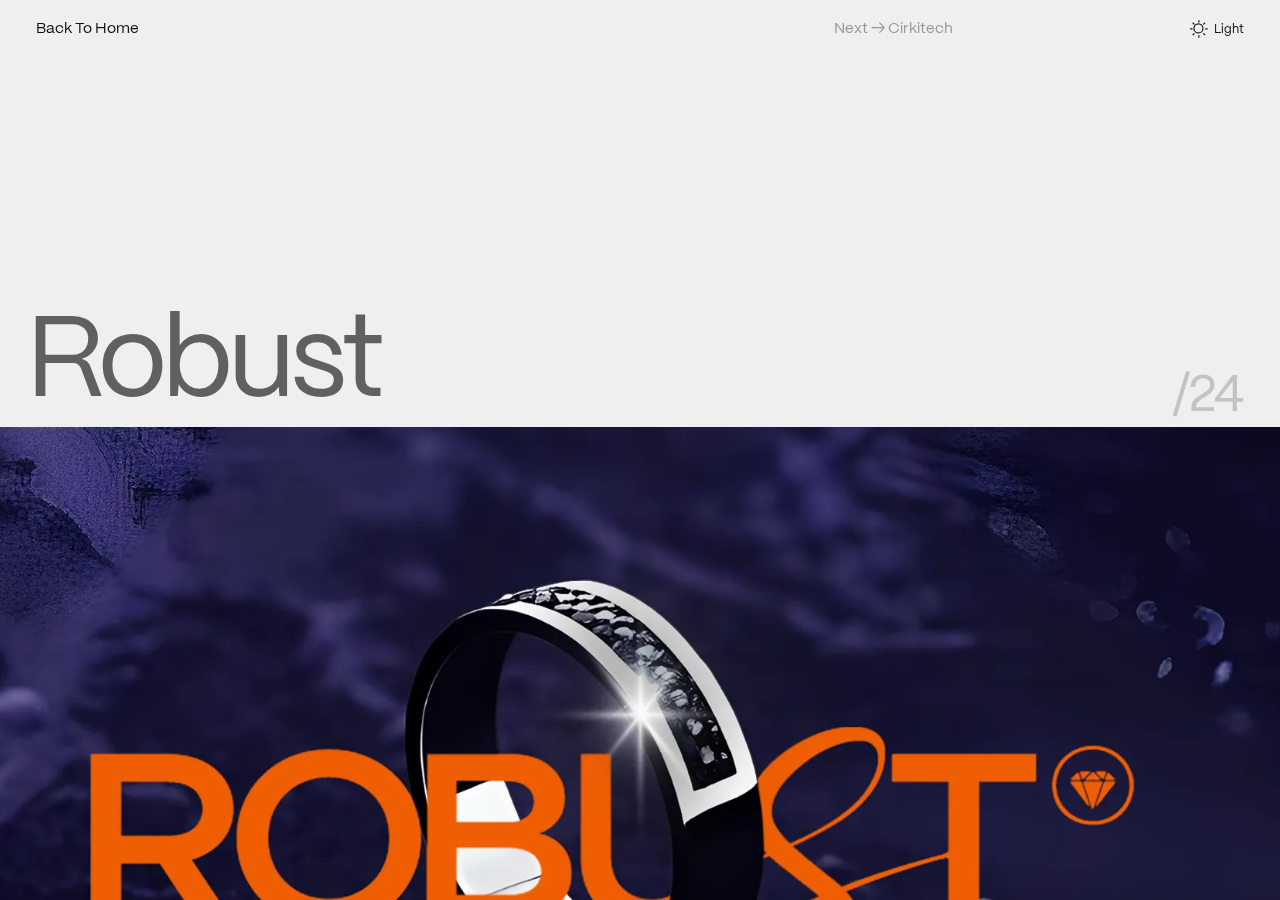
<file: robust.html>
<!DOCTYPE html>
<html lang="en">
<!-- Mirrored from www.todordimov.com/robust by HTTrack Website Copier/3.x [XR&CO'2014], Sun, 04 Aug 2024 11:25:59 GMT -->
<!-- Added by HTTrack -->
<meta http-equiv="content-type" content="text/html;charset=utf-8" /><!-- /Added by HTTrack -->

<head>
    <meta charset="UTF-8">
    <meta name="viewport" content="width=device-width, initial-scale=1.0">
    <meta http-equiv="X-UA-Compatible" content="ie=edge">
    <title>Robust - Mens Jewelery</title>
    <meta name="description" content="Brand Designer Specializing in Logo Design, Social Media and Brand Identity Designs.">
    <meta name="author" content="index.html">
    <meta name="robots" content="index, follow">
    <meta name="keywords"
        content="Logo Designer, Brand Identity Designer, Visual Identity Designer, Social Media Designer, Personal Branding Designer, Brand Designer, Freelance Designer">
    <meta property="og:type" content="website">
    <meta property="og:url" content="index.html">
    <meta property="og:title" content="Robust - Mens Jewelery">
    <meta property="og:description"
        content="Brand Designer Specializing in Logo Design, Social Media and Brand Identity Designs.">
    <meta property="og:image" content="assets/images/og-min.jpg">
    <meta property="twitter:card" content="summary_large_image">
    <meta property="twitter:url" content="index.html">
    <meta property="twitter:title" content="Robust - Mens Jewelery">
    <meta property="twitter:description"
        content="Brand Designer Specializing in Logo Design, Social Media and Brand Identity Designs.">
    <meta property="twitter:image" content="assets/images/og-min.jpg">
    <link rel="apple-touch-icon" sizes="180x180" href="assets/favicon/apple-touch-icon.png">
    <link rel="icon" type="image/png" sizes="32x32" href="assets/favicon/favicon-32x32.png">
    <link rel="icon" type="image/png" sizes="16x16" href="assets/favicon/favicon-16x16.png">
    <link rel="manifest" href="https://todordimov.com/assets/favicon/site.webmanifest">
    <meta name="msapplication-TileColor" content="#da532c">
    <meta name="theme-color" content="#ffffff">
    <link rel="preload" href="assets/fonts/PPMori-Regular.woff" as="font" type="font/woff" crossorigin>
    <link rel="stylesheet" href="assets/css/bundle.css">
    <script async="" src="https://www.googletagmanager.com/gtag/js?id=G-1PLXFN52CV"></script>
    <script>window.dataLayer = window.dataLayer || [];
        function gtag() { dataLayer.push(arguments); }
        gtag('js', new Date());
        gtag('config', 'G-1PLXFN52CV');



    </script>
</head>

<body data-barba="wrapper">
    <!-- <div id="awwwards" style="position: fixed; z-index: 999; transform: translateY(-50%); top: 50%; right: 0"><a
            href="https://www.awwwards.com/sites/todor-dimov-portfolio" target="_blank"><svg width="53.08"
                height="171.358">
                <path fill="black" d="M0 0h53.08v171.358H0z" class="js-color-bg"></path>
                <g fill="white" class="js-color-text">
                    <path
                        d="M20.047 153.665v-1.9h3.888v-4.093h-3.888v-1.9h10.231v1.9h-4.59v4.093h4.59v1.9zM29.898 142.236c-.331.565-.784.997-1.359 1.294s-1.222.446-1.944.446c-.721 0-1.369-.149-1.943-.446a3.316 3.316 0 0 1-1.36-1.294c-.331-.564-.497-1.232-.497-2.002s.166-1.438.497-2.002a3.316 3.316 0 0 1 1.36-1.294c.574-.297 1.223-.445 1.943-.445.723 0 1.369.148 1.944.445a3.307 3.307 0 0 1 1.359 1.294c.331.564.497 1.232.497 2.002s-.166 1.438-.497 2.002m-1.703-3.347c-.435-.33-.967-.496-1.601-.496-.633 0-1.166.166-1.601.496-.433.332-.649.78-.649 1.346 0 .564.217 1.013.649 1.345.435.331.968.497 1.601.497.634 0 1.166-.166 1.601-.497.435-.332.649-.78.649-1.345.001-.566-.214-1.014-.649-1.346M22.911 134.852v-1.813h1.186a3.335 3.335 0 0 1-.951-1.009 2.423 2.423 0 0 1-.352-1.271c0-.682.19-1.229.57-1.645.381-.413.932-.621 1.652-.621h5.262v1.812h-4.721c-.419 0-.727.096-.921.285-.195.19-.292.447-.292.769 0 .302.115.58.35.833.234.254.577.458 1.03.613.454.156.993.234 1.616.234h2.938v1.813h-7.367zM29.898 125.136a3.314 3.314 0 0 1-1.359 1.294c-.575.297-1.222.445-1.944.445-.721 0-1.369-.148-1.943-.445a3.322 3.322 0 0 1-1.36-1.294c-.331-.565-.497-1.232-.497-2.002 0-.771.166-1.438.497-2.003a3.313 3.313 0 0 1 1.36-1.293c.574-.297 1.223-.446 1.943-.446.723 0 1.369.149 1.944.446s1.028.728 1.359 1.293.497 1.232.497 2.003c.001.769-.166 1.436-.497 2.002m-1.703-3.347c-.435-.331-.967-.497-1.601-.497-.633 0-1.166.166-1.601.497-.433.331-.649.778-.649 1.345 0 .564.217 1.013.649 1.344.435.332.968.498 1.601.498.634 0 1.166-.166 1.601-.498.435-.331.649-.779.649-1.344.001-.567-.214-1.014-.649-1.345M22.911 117.75v-1.812h1.199c-.419-.265-.742-.586-.972-.966s-.345-.784-.345-1.213c0-.272.05-.569.146-.892l1.682.336a1.429 1.429 0 0 0-.205.76c0 .576.261 1.048.783 1.418.521.37 1.342.557 2.461.557h2.617v1.812h-7.366zM29.812 111.252c-.391.511-.857.851-1.403 1.016l-.776-1.446c.381-.138.68-.329.893-.577.215-.249.321-.544.321-.885a1.2 1.2 0 0 0-.168-.658c-.112-.175-.294-.263-.548-.263-.225 0-.406.105-.548.313-.142.21-.291.534-.446.973-.019.068-.058.17-.117.307-.224.565-.506 1.004-.848 1.315-.34.313-.779.467-1.314.467-.381 0-.727-.102-1.039-.306a2.185 2.185 0 0 1-.744-.84 2.554 2.554 0 0 1-.279-1.207c0-.497.105-.949.314-1.359.211-.408.506-.725.886-.949l.993 1.082c-.43.292-.644.686-.644 1.184a.84.84 0 0 0 .154.504.471.471 0 0 0 .401.212c.176 0 .338-.103.49-.307.15-.205.334-.604.547-1.199.205-.564.474-1.001.805-1.308.332-.308.756-.46 1.271-.46.721 0 1.299.229 1.732.687s.65 1.057.65 1.797c.001.759-.194 1.396-.583 1.907M35.481 17.006l-4.782 14.969h-3.266l-2.584-9.682-2.584 9.682h-3.268l-4.782-14.969h3.713l2.673 10.276 2.525-10.276h3.445l2.524 10.276 2.674-10.276zM37.978 27.163c1.426 0 2.496 1.068 2.496 2.495 0 1.425-1.07 2.495-2.496 2.495-1.425 0-2.494-1.07-2.494-2.495-.001-1.427 1.069-2.495 2.494-2.495">
                    </path>
                </g>
            </svg></a></div> -->
    <div id="viewport">
        <div data-barba="container" data-barba-namespace="project">
            <header class="header">
                <div class="wrapper">
                    <nav class="nav cc-project"><a href="index.html" class="nav__link header__item">Back To Home</a>
                        <div class="nav__next js--nav-link header__item"><span>Next → Cirkitech</span></div><label
                            class="nav__theme header__item">
                            <div class="nav__theme__icon"><svg xmlns="http://www.w3.org/2000/svg" viewbox="0 0 12 12"
                                    class="cc-moon">
                                    <path fill="none" d="M0 0h12v12H0z"></path>
                                    <path fill="currentColor"
                                        d="M6.315 10.617q-.223 0-.448-.02a4.93 4.93 0 0 1-.876-9.66.394.394 0 0 1 .486.486 4.142 4.142 0 0 0 5.1 5.1.394.394 0 0 1 .486.486 4.943 4.943 0 0 1-4.748 3.608Zm-1.741-8.69a4.142 4.142 0 1 0 5.5 5.5 4.931 4.931 0 0 1-5.5-5.5Z">
                                    </path>
                                </svg><svg xmlns="http://www.w3.org/2000/svg" viewbox="0 0 11.997 11.999"
                                    class="cc-sun">
                                    <path fill="currentColor"
                                        d="M5.599 11.601v-1a.4.4 0 0 1 .4-.4.4.4 0 0 1 .4.4v1a.4.4 0 0 1-.4.4.4.4 0 0 1-.4-.4Zm4.075-1.356-.708-.707a.4.4 0 0 1 0-.565.4.4 0 0 1 .567 0l.705.707a.4.4 0 0 1 0 .565.391.391 0 0 1-.282.117.4.4 0 0 1-.28-.12Zm-7.919 0a.4.4 0 0 1 0-.565l.707-.707a.4.4 0 0 1 .565 0 .4.4 0 0 1 0 .565l-.707.707a.39.39 0 0 1-.283.117.393.393 0 0 1-.28-.12Zm.493-4.533a3.463 3.463 0 0 1 3.457-3.46 3.463 3.463 0 0 1 3.457 3.46 3.46 3.46 0 0 1-3.457 3.456A3.46 3.46 0 0 1 2.25 5.709Zm.813 0a2.648 2.648 0 0 0 2.645 2.642 2.646 2.646 0 0 0 2.645-2.642 2.647 2.647 0 0 0-2.645-2.645 2.649 2.649 0 0 0-2.644 2.642Zm7.537.689a.4.4 0 0 1-.4-.4.4.4 0 0 1 .4-.4h1a.4.4 0 0 1 .4.4.4.4 0 0 1-.4.4Zm-10.2 0a.4.4 0 0 1-.4-.4.4.4 0 0 1 .4-.4h1a.4.4 0 0 1 .4.4.4.4 0 0 1-.4.4Zm8.568-3.367a.4.4 0 0 1 0-.568l.708-.705a.4.4 0 0 1 .564 0 .4.4 0 0 1 0 .565l-.705.708a.407.407 0 0 1-.284.114.406.406 0 0 1-.281-.117Zm-6.5 0-.707-.708a.4.4 0 0 1 0-.565.4.4 0 0 1 .565 0l.707.705a.4.4 0 0 1 0 .568.406.406 0 0 1-.282.114.4.4 0 0 1-.285-.117Zm3.137-1.632v-1a.4.4 0 0 1 .4-.4.4.4 0 0 1 .4.4v1a.4.4 0 0 1-.4.4.4.4 0 0 1-.404-.401Z">
                                    </path>
                                </svg></div><input id="toggleTheme" type="checkbox" name="theme"
                                class="nav__theme__toggle">
                            <div id="toggleThemeText" class="nav__theme__text">Light</div>
                        </label>
                    </nav>
                </div>
            </header>
            <main>
                <section class="p-hero">
                    <div class="wrapper">
                        <div class="p-hero__content"><span>❋ 03 - 05</span>
                            <h1>Robust</h1>
                        </div><span class="p-hero__year">/24</span>
                    </div>
                </section>
                <section class="p-hero-image with-parallax">
                    <div class="c-image-wrapper"><img src="assets/images/robust/robust-1.webp"
                            alt="Robust - Mens Jewelery" />
                        <div class="c-image-wrapper__cover"></div>
                    </div>
                </section>
                <section class="p-info">
                    <div class="wrapper">
                        <div class="inner">
                            <div class="p-info__text">
                                <p> Robust — is a distinguished men’s jewelry brand with a strong and enduring presence. Robust — it’s not just a 
                                    brand, it’s a brotherhood, a platform for self-expression, and a testament to the strength and resilience of the 
                                    modern man.Whether you’re a young adult stepping into the world or a seasoned gentleman with years of experience, 
                                    Robust is for you. You may prefer a minimalist approach or enjoy making a bold statement with your accessories. 
                                    You might be a traditionalist or a trendsetter, desiring to exude an air of sophistication or keep a meaningful piece 
                                    of jewelry close to your heart. Whether you want to stand out or blend in, adhere to the norms or break the rules, 
                                    Robust encourages you to do what makes you feel empowered. Your individuality is the cornerstone of the Robust brand. </p>
                            </div>
                            <ul class="p-info__list">
                                <li><span>Client</span>
                                    <p>Robust</p>
                                </li>
                                <li><span>Year</span>
                                    <p>2024</p>
                                </li>
                                <li><span>Scope of work</span>
                                    <p>Naming, Logo Design, Brand Identity Design, Social Media Branding</p>
                                </li>
                            </ul>
                                <div class="button__icon">
                                    <div class="button__icon__bg"></div><svg fill="none"
                                        xmlns="http://www.w3.org/2000/svg" viewbox="0 0 24 24">
                                        <path
                                            d="m7.012 18.069 9.702-9.702v7.298l1.499.028-.014-8.81-1.132-1.132-8.81-.014.028 1.499h7.298L5.88 16.937l1.131 1.132Z"
                                            fill="currentColor"></path>
                                    </svg>
                                </div>
                            </a>
                        </div>
                    </div>
                </section>
                <section class="p-mockup with-parallax">
                    <div class="c-image-wrapper"><img src="assets/images/robust/robust-2.webp"
                            alt="Robust - Mens Jewelery &amp; Photographer"></div>
                </section>
                <section class="p-web">
                    <div class="wrapper">
                        <div class="inner"><span>/ Logo</span>
                            <div class="p-web__title">
                                <h2>Base</h2>
                            </div>
                            <div class="p-web__text">
                                <p class="u-body-large">Our mission was to develop a unique visual language for Robust that would embody its core values and communicate effortlessly with its audience about crucial aspects: identity, openness, strength, and bravery. We designed a new logotype that is dynamic, bold, and typographic, which mirrors the robustness of the brand. The diamond in a circle icon, a symbol of strength and durability, is a nod to the precious materials used in our jewelry.</p>
                            </div>
                        </div>
                    </div>
                </section>
                <section class="p-mockup with-parallax">
                    <div class="c-image-wrapper"><img src="assets/images/robust/robust-7.webp"
                            alt="Robust - Mens Jewelery &amp; Photographer"></div>
                </section>
                <section class="p-web">
                    <div class="wrapper">
                        <div class="inner"><span>/ Packaging</span>
                            <div class="p-web__title">
                                <h2>Printable</h2>
                            </div>
                            <div class="p-web__text">
                                <p class="u-body-large">Packaging plays a pivotal role in the identity of a jewelry brand, and we’ve given it 
                                    the attention it deserves. We’ve strived to create a system where each element doubles as an accessory, enhancing 
                                    the brand’s physical and digital spaces. The elongated handles of our paper bags transform them into stylish carry-ons.
                                    Our boxes are not just containers; they can serve as personal jewelry boxes or be carried around, adding a touch of 
                                    elegance. Our small fabric pouches are perfect for storing and transporting your Robust pieces, ensuring they’re always
                                    with you, wherever you go.
                                    At Robust, we believe in the power of choice, and we celebrate the diversity of our customers. Here, you won’t encounter 
                                    any pretentiousness. Whatever choice you make, you’re welcome here. Your individuality is our greatest asset, and we’re 
                                    committed to helping you express it in the most authentic way possible. Welcome to Robust — Elegence for Modern men.</p>
                            </div>
                        </div>
                    </div>
                </section>
                <section class="p-mockup with-parallax">
                    <div class="c-image-wrapper"><img src="assets/images/robust/robust-5.webp"
                            alt="Robust - Mens Jewelery"></div>
                </section>
                <section class="p-mockup with-parallax">
                    <div class="c-image-wrapper"><img src="assets/images/robust/robust-6.webp"
                            alt="Robust - Mens Jewelery"></div>
                </section>
                <section class="p-mockup with-parallax">
                    <div class="c-image-wrapper"><img src="assets/images/robust/robust-8.webp"
                            alt="Robust - Mens Jewelery"></div>
                </section>
                <section class="p-mockup with-parallax">
                    <div class="c-image-wrapper"><img src="assets/images/robust/robust-9.webp"
                            alt="Robust - Mens Jewelery"></div>
                </section>
                
                <section class="p-mockup with-parallax">
                    <div class="c-image-wrapper"><img src="assets/images/robust/robust-3.webp"
                            alt="Robust - Mens Jewelery"></div>
                </section>
                
                
                
                
                
                
                
                <section class="p-next">
                    <div class="wrapper">
                        <div class="p-next__grid"><span>Next Project → </span><a href="cirkitech.html"
                                class="p-next__link">Cirkitech</a></div>
                    </div>
                </section>
            </main>
            <footer class="footer">
                <div class="wrapper">
                    <div class="footer__grid">
                        <div class="footer__copy"><span>© </span><span id="footerYear">2024</span><span>
                                
                        <ul class="footer__links">
                            <li><a href="https:/behance.net/aleezaeman" target="_blank" class="text-link">Behance</a>
                            </li>
                            <li><a href="https://www.linkedin.com/in/aleezaeman" target="_blank"
                                    class="text-link">Linkedin</a></li>
                            <li><a href="https://www.instagram.com/aleezaemann" target="_blank"
                                    class="text-link">Instagram</a></li>
                            <li><a href="mailto:aleezaemannn@gmail.com" target="_blank" class="text-link">Email</a></li>
                        </ul>
                       
                </div>
            </footer>
        </div>
    </div>
    <script src="assets/js/bundle.js"></script>
    <script src="assets/js/app.js"></script>
</body>
<!-- Mirrored from www.todordimov.com/robust by HTTrack Website Copier/3.x [XR&CO'2014], Sun, 04 Aug 2024 11:26:00 GMT -->

</html>
</file>
<file: assets/css/bundle.css>
.h-hero__title h1,.p-hero h1{letter-spacing:-.04em;line-height:.9}button,hr,input{overflow:visible}progress,sub,sup{vertical-align:baseline}details,main{display:block}*,::after,::before,legend{padding:0;box-sizing:border-box}body,html,sub,sup{position:relative}.c-image-wrapper,.dropdown__body,body,html,main{overflow:hidden}#viewport,textarea{overflow:auto}#viewport,.button__icon svg,.text-hidden{backface-visibility:hidden}.button__icon svg,.button__icon__bg{transition:transform .2s cubic-bezier(.5,.7,.4,1)}.button__icon,.text-link::before{content:""}.h-hero__title h1{font-size:15em}.p-hero h1{font-size:8.068em}.cta h3,.p-next__link,.project .project__title{font-size:5.37em;line-height:1;letter-spacing:-.03em}.legal h1,.p-hero__year,.p-info h2,.process__title h2,.project .project__year,.services__header h2,.services__item span{font-size:3.58em;line-height:1.1;letter-spacing:-.02em}.p-web h2,.projects__footer h3,.projects__header h3{font-size:2.39em;line-height:1;letter-spacing:-.01em}.dropdown__header p,.dropdown__header span,.legal h3,.process__list .dropdown__header h3,.process__list .dropdown__header span,.services__item h2{font-size:1.59em;line-height:1;letter-spacing:0}.u-body-large{font-size:1.3em;line-height:1.5;letter-spacing:0}.button span,.c-testimonial__author--name,.h-hero span,.p-info__list li p,.p-info__list li span,.p-next span,.projects__header span,header .nav a,header .nav span,p{font-size:1.0626em;line-height:1.5;letter-spacing:0}.c-testimonial__author--position,.footer a,.footer span,.footer__back,.footer__legal a,.h-hero__social li span,.nav__theme__text,.p-web span{font-size:.875em;line-height:1.5;letter-spacing:0}/*! normalize.css v8.0.1 | MIT License | github.com/necolas/normalize.css */hr{box-sizing:content-box;height:0}abbr[title]{border-bottom:none;text-decoration:underline dotted}button,input{}button,select{text-transform:none}legend{color:inherit;display:table;max-width:100%;white-space:normal}[type=checkbox],[type=radio]{box-sizing:border-box;padding:0}[type=search]{-webkit-appearance:textfield;outline-offset:-2px}/*! normalize.css v8.0.1 | MIT License | github.com/necolas/normalize.css */html{line-height:1.15;-webkit-text-size-adjust:100%}body{margin:0}h1{font-size:2em}code,kbd,pre,samp{font-family:monospace,monospace;font-size:1em}a{background-color:transparent;text-decoration:none}b,strong{font-weight:bolder}small{font-size:80%}sub,sup{font-size:75%;line-height:0}sub{bottom:-.25em}sup{top:-.5em}img{border-style:none}button,input,optgroup,select,textarea{font-family:inherit;font-size:100%;line-height:1.15;margin:0}[type=button],[type=reset],[type=submit],button{-webkit-appearance:button}[type=button]::-moz-focus-inner,[type=reset]::-moz-focus-inner,[type=submit]::-moz-focus-inner,button::-moz-focus-inner{border-style:none;padding:0}[type=button]:-moz-focusring,[type=reset]:-moz-focusring,[type=submit]:-moz-focusring,button:-moz-focusring{outline:ButtonText dotted 1px}fieldset{padding:.35em .75em .625em}[type=number]::-webkit-inner-spin-button,[type=number]::-webkit-outer-spin-button{height:auto}[type=search]::-webkit-search-decoration{-webkit-appearance:none}::-webkit-file-upload-button{-webkit-appearance:button;font:inherit}body,h1,h2,h3,h4,h5,h6,html{font-family:"PP Mori",sans-serif}summary{display:list-item}[hidden],template{display:none}ul{list-style:none}*,::after,::before{margin:0}body,html{font-size:1.1111111111111112vw;color:#111414;background-color:#efefef;letter-spacing:0}@media screen and (min-width:1920px){body{font-size:21.33px}}@media screen and (max-width:991px){body{font-size:11.01px}}.wrapper{max-width:90em;padding:0 2.5em;margin:0 auto}@media screen and (min-width:1600px){.wrapper{max-width:85em}}.wrapper .inner{max-width:54.25em;margin:0 auto}#viewport{width:100%;height:100%;position:fixed;transform:translateZ(0)}body.dark-mode #viewport{color:#efefef;background-color:#111414}.text-hidden{display:block;visibility:hidden;height:0}.cursor,.progress{display:none}body.dark-mode #awwwards svg path{fill:#efefef}body.dark-mode #awwwards svg g path{fill:#111414}@font-face{font-family:"PP Mori";src:url(../fonts/PPMori-Regular.woff) format("woff"),url(../fonts/PPMori-Regular.woff2) format("woff2");font-weight:400;font-display:swap}h1,h2,h3,h4,h5,h6{font-weight:400;margin:0}@media screen and (max-width:990px){.wrapper{padding:0 20px}p{font-size:15px}}@media (any-pointer:fine){.cursor{position:fixed;top:0;left:0;display:block;pointer-events:none}.cursor__inner{fill:red;stroke:none;stroke-width:1px;opacity:.7}}.progress{position:fixed;top:50%;left:50%;font-size:3vw;visibility:hidden;width:50px;height:50px;background:red;z-index:100}.button{display:inline-flex;align-items:center;padding:.25em .25em .25em 1.25em;background-color:#111414;color:#efefef;column-gap:1em;border-radius:100px}.button__icon__bg,.dark-mode .button{background-color:#efefef}.button span{margin-top:2px}@media screen and (max-width:990px){.button{padding:8px 8px 8px 16px}.button span{font-size:15px}header .nav a,header .nav span{font-size:13px}}.button__icon{position:relative;display:flex;justify-content:center;align-items:center;width:2.5em;height:2.5em;border-radius:50%}.button__icon__bg{position:absolute;width:100%;height:100%;border-radius:50%;transform:scale(.2)}.button__icon svg{width:1.5em;height:1.5em;opacity:0;mix-blend-mode:difference}.button:hover .button__icon__bg{transform:scale(1)}.button:hover svg{opacity:1;backface-visibility:visible}.dark-mode .button__icon__bg,.text-link::before{background-color:#111414}.dark-mode .button span{color:#111414}.text-link{padding:.25em 0;position:relative}.text-link::before{display:block;position:absolute;bottom:.25em;left:0;width:100%;height:1px;z-index:2;will-change:transform,color;-webkit-transform:scaleX(0);transform:scaleX(0);-webkit-transform-origin:100% 50%;transform-origin:100% 50%;-webkit-transition:-webkit-transform .35s;transition:-webkit-transform .35s;transition:transform .35s;transition:transform .35s,-webkit-transform .35s;-webkit-transition-timing-function:cubic-bezier(.25,.46,.45,.94);transition-timing-function:cubic-bezier(.25,.46,.45,.94)}.c-image-wrapper__cover,.dark-mode .text-link::before{background-color:#efefef}.text-link:hover:before{-webkit-transform:scaleX(1);transform:scaleX(1);-webkit-transform-origin:0 50%;transform-origin:0 50%;-webkit-transition-timing-function:ease;transition-timing-function:ease}.dropdown,.dropdown__body,.dropdown__body__content,.dropdown__icon path{transition:.4s cubic-bezier(.5,.7,.4,1)}.c-image-wrapper{position:relative;width:100%}.c-image-wrapper.cc-16-9{padding-top:56.25%}.c-image-wrapper img{position:absolute;top:0;left:0;bottom:0;right:0;width:100%;height:100%;object-fit:cover;object-position:center;z-index:10}.c-image-wrapper__cover{position:absolute;top:-20%;left:-20%;right:0;height:140%;width:140%;z-index:20;transform:rotate(-10deg)}.dropdown__divider,.services__item::before{content:"";left:0;bottom:0}.p-hero h1,.p-hero__year{transform:translateY(20px)}.with-parallax img{width:100%;height:120%;top:-20%}.p-mockup .p-mockup-full:not(:last-child){margin-bottom:20px}.p-mockup .p-mockup-full img{width:100%}.dark-mode .c-image-wrapper__cover{background-color:#111414}.dropdown{position:relative;max-width:56.25em}.dropdown__header{padding:2em 0;display:flex;justify-content:space-between;align-items:center;cursor:pointer}.dropdown__header__content{display:flex}.dropdown__header span{margin-right:.75em}.dropdown__icon{position:relative;color:#111414;width:1em;height:1em}.dropdown__body{height:0}.dropdown__body__content{padding-bottom:2em;opacity:0}.dropdown__divider{display:block;position:absolute;width:100%;height:1px;background-color:rgba(17,20,20,.1)}.dropdown.cc-open .dropdown__body__content{opacity:1}.dropdown.cc-open .dropdown__icon path:nth-of-type(2){opacity:0}.dark-mode .dropdown__icon{color:#efefef}.dark-mode .dropdown__divider{background-color:rgba(239,239,239,.1)}header{padding:1.25em 0;z-index:999999;color:#111414}header .nav{display:grid;grid-template-columns:5fr 6fr 1fr;grid-column-gap:1.5em}@media screen and (max-width:766px){header .nav{display:flex;justify-content:space-between;align-items:flex-start}}header .nav.cc-project{grid-template-columns:8fr 3fr 1fr}header .nav a,header .nav span{color:#111414;justify-self:flex-start}@media screen and (max-width:767px){header .nav__logo{display:none}}header .nav__links{display:flex;grid-column-gap:2.5em}@media screen and (max-width:439px){header .nav__links{flex-direction:column}}header .nav__next{opacity:.4}@media screen and (max-width:374px){header .nav__next{display:none}}.dark-mode header,.dark-mode header a,.dark-mode header span{color:#efefef}.nav__theme{display:inline-flex;cursor:pointer;margin-left:auto;align-items:center}.nav__theme__icon{width:1.25em;height:1.25em}.nav__theme__text{margin-left:.5em;margin-top:2px}@media screen and (max-width:990px){.nav__theme__text{font-size:13px}}#toggleTheme,.light-mode .nav__theme__icon .cc-moon,.nav__theme__icon .cc-moon{display:none}.dark-mode .nav__theme__icon .cc-moon,.light-mode .nav__theme__icon .cc-sun{display:block}.dark-mode .nav__theme__icon .cc-sun{display:none}.c-testimonial{padding:5em 0}.c-testimonial__text{font-size:1.67em}.c-testimonial__author{display:flex;align-items:center;margin-top:40px}.c-testimonial__author img{width:3.75em;height:3.75em}.c-testimonial__author--box{margin-left:1em}.c-testimonial__author--name{display:block}.c-testimonial__author--position{opacity:.5}.cta{padding-top:10em;padding-bottom:4em}.cta .wrapper{display:flex;justify-content:space-between;align-items:flex-end}.cta__content{position:relative;max-width:56.25em;width:100%}.cta__image,.cta__image::after{position:absolute;border-radius:50%}@media screen and (max-width:839px){.cta .wrapper{flex-direction:column;align-items:flex-start}.cta__content{margin-bottom:2em}}.cta__image{width:6em;height:6em;top:-1em}@media screen and (max-width:669px){.cta__image{width:5em;height:5em}}.cta__image img{width:100%;height:100%;object-fit:cover;object-position:center;border-radius:50%}.cta__image::after{display:block;top:.25em;right:.25em;content:"";width:1.25em;height:1.25em;background-color:#a0c000;z-index:90;border:.125em solid #efefef}.cta h3,.h-hero,.h-hero__sub,.services__item{position:relative}.cta h3{text-indent:1.25em}@media screen and (max-width:669px){.cta h3{font-size:3.58em;text-indent:1.5em;line-height:1.1}}.dark-mode .cta__image::after{border-color:#111414}.footer #footerYear{margin-right:4px}.footer__grid{display:grid;grid-template-columns:5fr 6fr 1fr;padding:2em 0;border-top:1px solid rgba(17,20,20,.1)}@media screen and (max-width:990px){.footer__grid{grid-template-columns:1fr}.footer span,.footer__back{font-size:13px}}.h-hero__top,.projects__header{grid-template-columns:8fr 4fr;grid-column-gap:1.25em}@media screen and (max-width:566px){.footer__grid{display:flex;flex-direction:column;flex-wrap:wrap}}.footer__links{display:flex;column-gap:1.25em}@media screen and (max-width:990px){.footer__links{order:0;justify-self:flex-start;margin-bottom:10px;margin-top:10px}.footer__legal a{font-size:13px}}@media screen and (max-width:374px){.footer__links{flex-direction:column}}.footer__legal{cursor:pointer;margin-left:auto;margin-top:10px}.footer__legal a{margin-left:auto;color:#111414}@media screen and (max-width:990px){.footer__legal{order:2;margin-left:unset}.footer a{font-size:13px}}.h-hero__title h1,.p-hero h1{margin-left:-10px}.footer a{color:#111414}.dark-mode .footer__grid{border-color:rgba(239,239,239,.1)}.dark-mode .footer a{color:#efefef}.h-hero{padding-top:15em;padding-bottom:7.5em}.h-hero__top{display:grid;align-items:flex-end;margin-bottom:5em}@media screen and (max-width:990px){.h-hero__top{display:flex;align-items:flex-start;flex-direction:column}.h-hero__title h1{font-size:20vw}}.h-hero__bottom{display:grid;grid-template-columns:10fr 2fr;grid-column-gap:1.25em}.h-hero__title h1 span{line-height:.9}.h-hero__sub{top:-2.7em;max-width:14em}@media screen and (max-width:990px){.h-hero__sub{top:unset;max-width:25em;margin-top:2em;opacity:.6}}.h-hero__text{max-width:48em}.h-hero__text p{font-size:2em;line-height:1.4;margin-bottom:1em}@media screen and (max-width:819px){.h-hero__bottom{display:flex;align-items:flex-start;flex-direction:column}.h-hero__social{display:none}}.h-hero__social li{margin-bottom:.5em}.h-hero__social li:nth-of-type(1){padding-bottom:.5em;border-bottom:1px solid rgba(17,20,20,.1);margin-bottom:1em;opacity:.5}.h-hero__social li a{color:#111414}.dark-mode .h-hero__social li:nth-of-type(1){border-color:rgba(239,239,239,.1)}.services{padding:6.25em 0}.services__header{padding-bottom:3.75em}@media screen and (max-width:566px){.h-hero__title h1{margin-left:-5px}.h-hero__text p{font-size:20px;line-height:1.4}.services__header h2{max-width:8em}}.services__list{display:grid;grid-template-columns:1fr 1fr 1fr;grid-column-gap:1.25em}.services__item{padding-left:2em}.services__item::before{position:absolute;width:1px;height:100%;background-color:rgba(17,20,20,.1);top:0}.services__item span{display:block;margin-bottom:80px;opacity:.1}@media screen and (max-width:767px){.footer__copy{order:1}.services__list{grid-template-columns:1fr}.services__item{padding-top:2em;padding-bottom:2em;padding-left:0}.services__item::before{top:auto;height:1px;width:100%}.services__item span{margin-bottom:40px}}.services__item h2{margin-bottom:.5em}.services__item p{max-width:17em}.dark-mode .services__item::before{background-color:rgba(239,239,239,.1)}.dark-mode .services__item span{opacity:.2}.projects{padding:6.25em 0}.projects__header{display:grid;align-items:flex-end;padding-bottom:1.25em}@media screen and (max-width:990px){.projects__header{grid-template-columns:6fr auto}}.projects__header div{display:flex}.projects__header span{margin-left:4px}@media screen and (max-width:566px){.projects__header p{display:none}}.projects__footer{padding-top:3em}.projects__footer h3{margin-bottom:12px}.projects__footer a{color:inherit}.project{position:relative;width:100%;display:flex;justify-content:space-between;align-items:flex-end;color:#111414;padding:3em 0;border-bottom:1px solid rgba(17,20,20,.1);cursor:pointer}.project__card,.project__image{position:absolute;z-index:1;pointer-events:none;left:0}.project:first-child{border-top:1px solid rgba(17,20,20,.1)}.dark-mode .process ul li,.dark-mode .project{border-color:rgba(239,239,239,.1)}.project .project__title{pointer-events:none}.project .project__info{pointer-events:none}@media screen and (max-width:767px){.services__item p{max-width:22em}.project .project__title{font-size:3.58em;line-height:1.1;letter-spacing:-.02em}.project .project__year{font-size:2.39em;line-height:1;letter-spacing:-.01em}}.project__image{top:-10%;width:41.87em;height:27.87em}.project__image img{width:100%;height:100%;object-fit:cover;object-position:center;opacity:0}.project.cc-active .project__image img{opacity:1}.project__card{top:0;width:41.87em;height:27.87em}.project__card__image,.project__card__inner{height:100%;position:relative;width:100%}.project__card__image{background-size:cover;background-position:50% 50%;opacity:0}.dark-mode .project{color:#efefef}.process{padding:6.25em 0}.process__grid{display:grid;grid-template-columns:1fr 1fr;grid-column-gap:1.25em}.process__grid--col:nth-of-type(1){max-width:34.68em}@media screen and (max-width:990px){.process__grid{grid-template-columns:1fr}.process__grid--col:nth-of-type(1){margin-bottom:40px;max-width:38em}}.process__title{padding-bottom:2em}.process p{max-width:31.87em}.process__list .dropdown__header{display:grid;grid-template-columns:1fr 1.25em;grid-column-gap:1.25em;padding:2em 0}.process__list .dropdown__header__content{display:grid;grid-template-columns:3.75em 1fr}.process__list .dropdown__header h3,.process__list .dropdown__header span{pointer-events:none}.process__list .dropdown__header span{margin-right:0}.process__list .dropdown__body__content{padding-left:3.75em}.process__list .dropdown__body__content p{max-width:31.25em}.legal .wrapper,.p-info__text{max-width:56.25em}.p-hero{padding-top:15em;padding-bottom:1.25em}.p-hero .wrapper{display:flex;justify-content:space-between;align-items:flex-end}.p-hero__content{display:flex;flex-direction:column;grid-gap:1.25em}.p-hero h1{opacity:0}.p-hero span{opacity:0}@media screen and (max-width:767px){.p-hero{padding-top:10em}.p-hero h1{font-size:3.58em;line-height:1.1;letter-spacing:-.02em}.p-hero__year{font-size:2.39em;line-height:1;letter-spacing:-.01em}}.p-hero-image,.p-hero-image .c-image-wrapper{position:relative}.p-hero-image .c-image-wrapper:before{display:block;content:" ";width:100%;padding-top:56.25%}.p-hero-image .c-image-wrapper>.content{position:absolute;top:0;left:0;right:0;bottom:0}@media screen and (max-width:767px){.p-hero-image .c-image-wrapper{position:relative}.p-hero-image .c-image-wrapper:before{display:block;content:" ";width:100%;padding-top:75%}.p-hero-image .c-image-wrapper>.content{position:absolute;top:0;left:0;right:0;bottom:0}}.p-info{padding:7.5em 0}.p-info__text p{font-size:2.02em;line-height:1.5}@media screen and (min-width:1600px){.p-info__text{max-width:48em}}.p-info__list{margin-bottom:2em;max-width:41.875em;margin-top:3.75em}.p-info__list li{display:grid;grid-template-columns:2fr 4fr;grid-column-gap:1.5em;padding:1.25em 0;border-bottom:1px solid rgba(17,20,20,.1)}.dark-mode .p-info li{border-color:rgba(239,239,239,.1)}.p-web{padding:7.5em 0}.p-web span{display:block;margin-bottom:1.25em}.p-web__title{display:block;margin-bottom:2em;max-width:44em}@media screen and (min-width:1600px){.p-web__title{max-width:36em}}.p-web__text{max-width:50em}.p-web a{color:inherit}.p-mockup .c-image-wrapper{background-color:rgba(17,20,20,.1);position:relative}.dark-mode .p-mockup .c-image-wrapper{background-color:rgba(239,239,239,.1)}.p-mockup .c-image-wrapper:before{display:block;content:" ";width:100%;padding-top:56.25%}.p-mockup .c-image-wrapper>.content{position:absolute;top:0;left:0;right:0;bottom:0}@media screen and (max-width:767px){.p-mockup .c-image-wrapper{position:relative}.p-mockup .c-image-wrapper:before{display:block;content:" ";width:100%;padding-top:75%}.p-mockup .c-image-wrapper>.content{position:absolute;top:0;left:0;right:0;bottom:0}}.p-next{padding-top:7.5em;padding-bottom:1.25em}.p-next__grid{display:grid;grid-template-columns:5fr 7fr;align-items:flex-end}.p-next span{opacity:.4}@media screen and (max-width:767px){.p-next__grid{grid-template-columns:1fr}.p-next span{margin-bottom:1.25em}.p-next__link{font-size:3.58em;line-height:1.1;letter-spacing:-.02em}}.p-next__link{color:#111414;filter:blur(4px);-webkit-transition:-webkit-filter 250ms cubic-bezier(.5,.7,.4,1);padding:10px;margin-bottom:-10px;margin-left:-13px}.p-next__link:hover{filter:blur(0)}.dark-mode .p-next__link,.dark-mode span{color:#efefef}.legal{padding-top:15em;padding-bottom:1.25em}@media screen and (max-width:767px){.legal{padding-top:10em}}@media screen and (min-width:1600px){.p-web__text{max-width:40em}.legal .wrapper{max-width:48em}}.legal h1{padding-bottom:1em}.legal h3{margin-bottom:.5em}.legal__item{margin-bottom:2em}.legal__item a{color:#111414}
</file>
